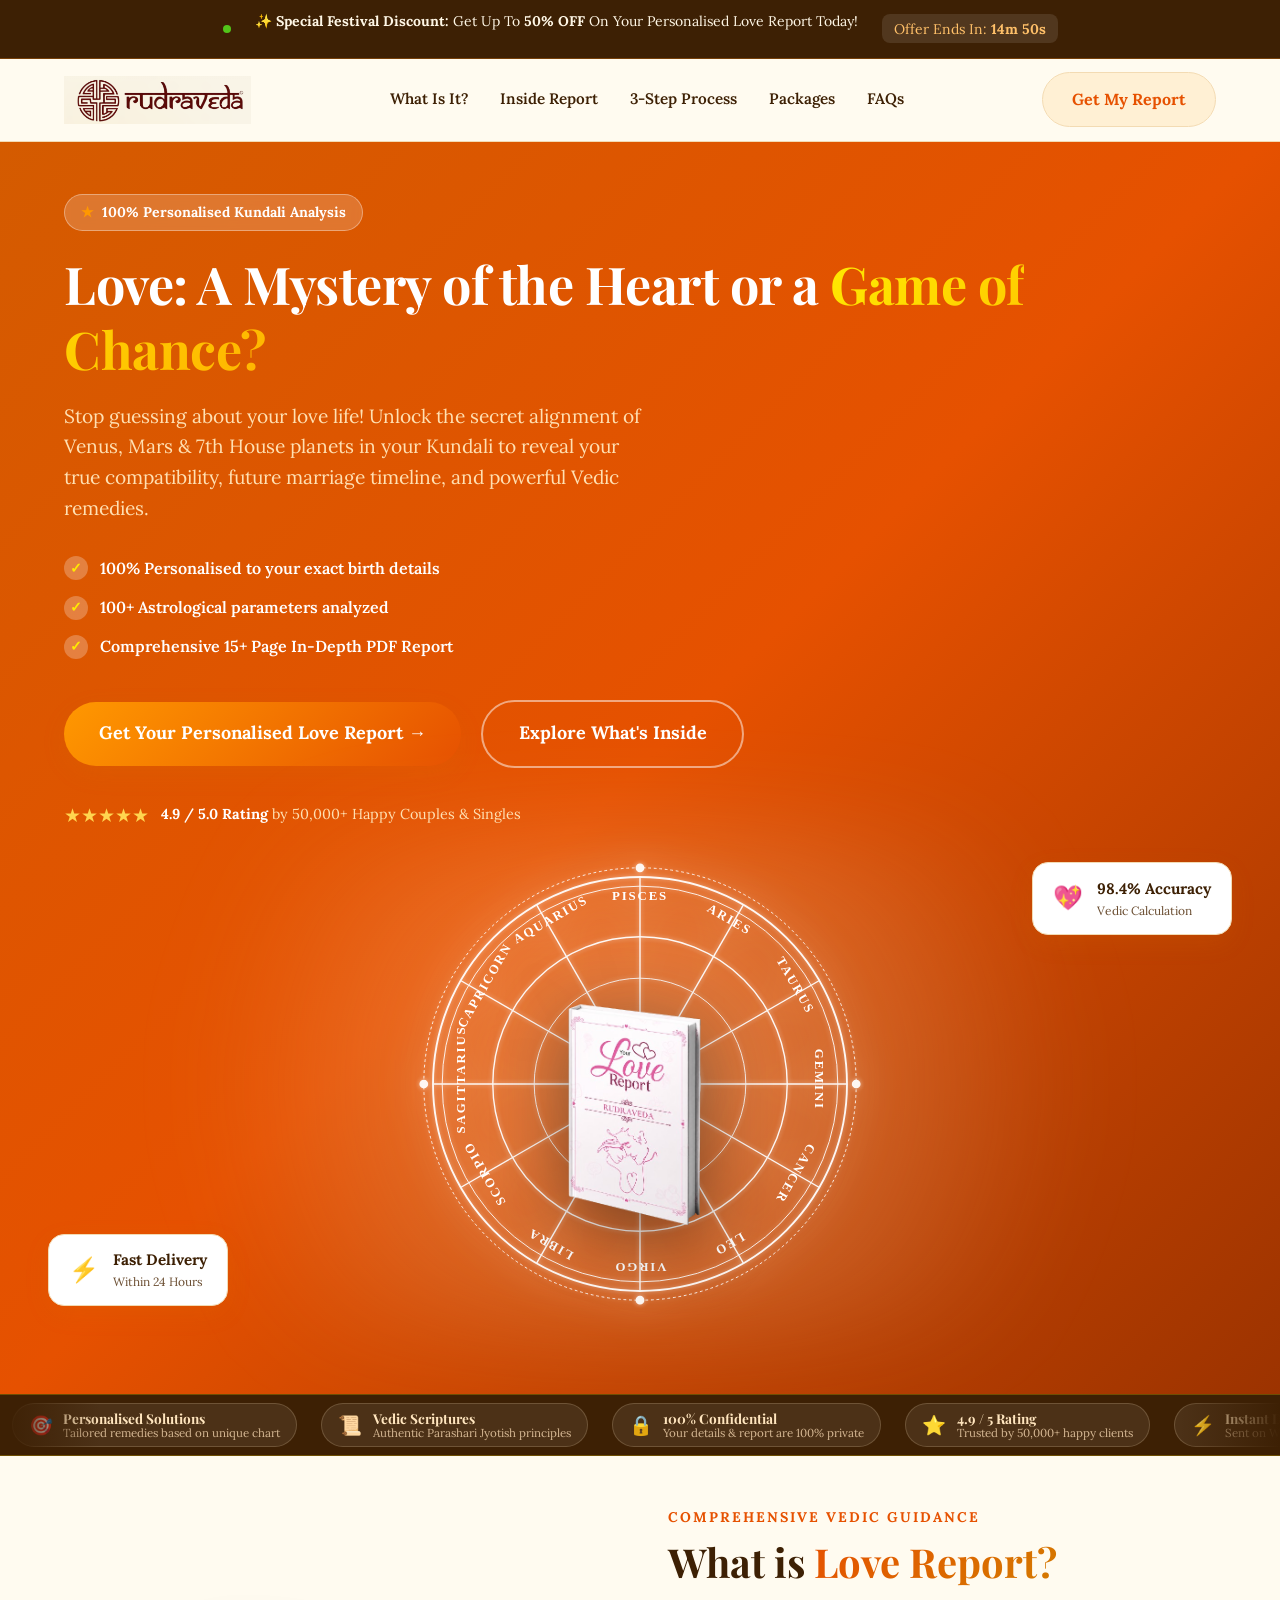
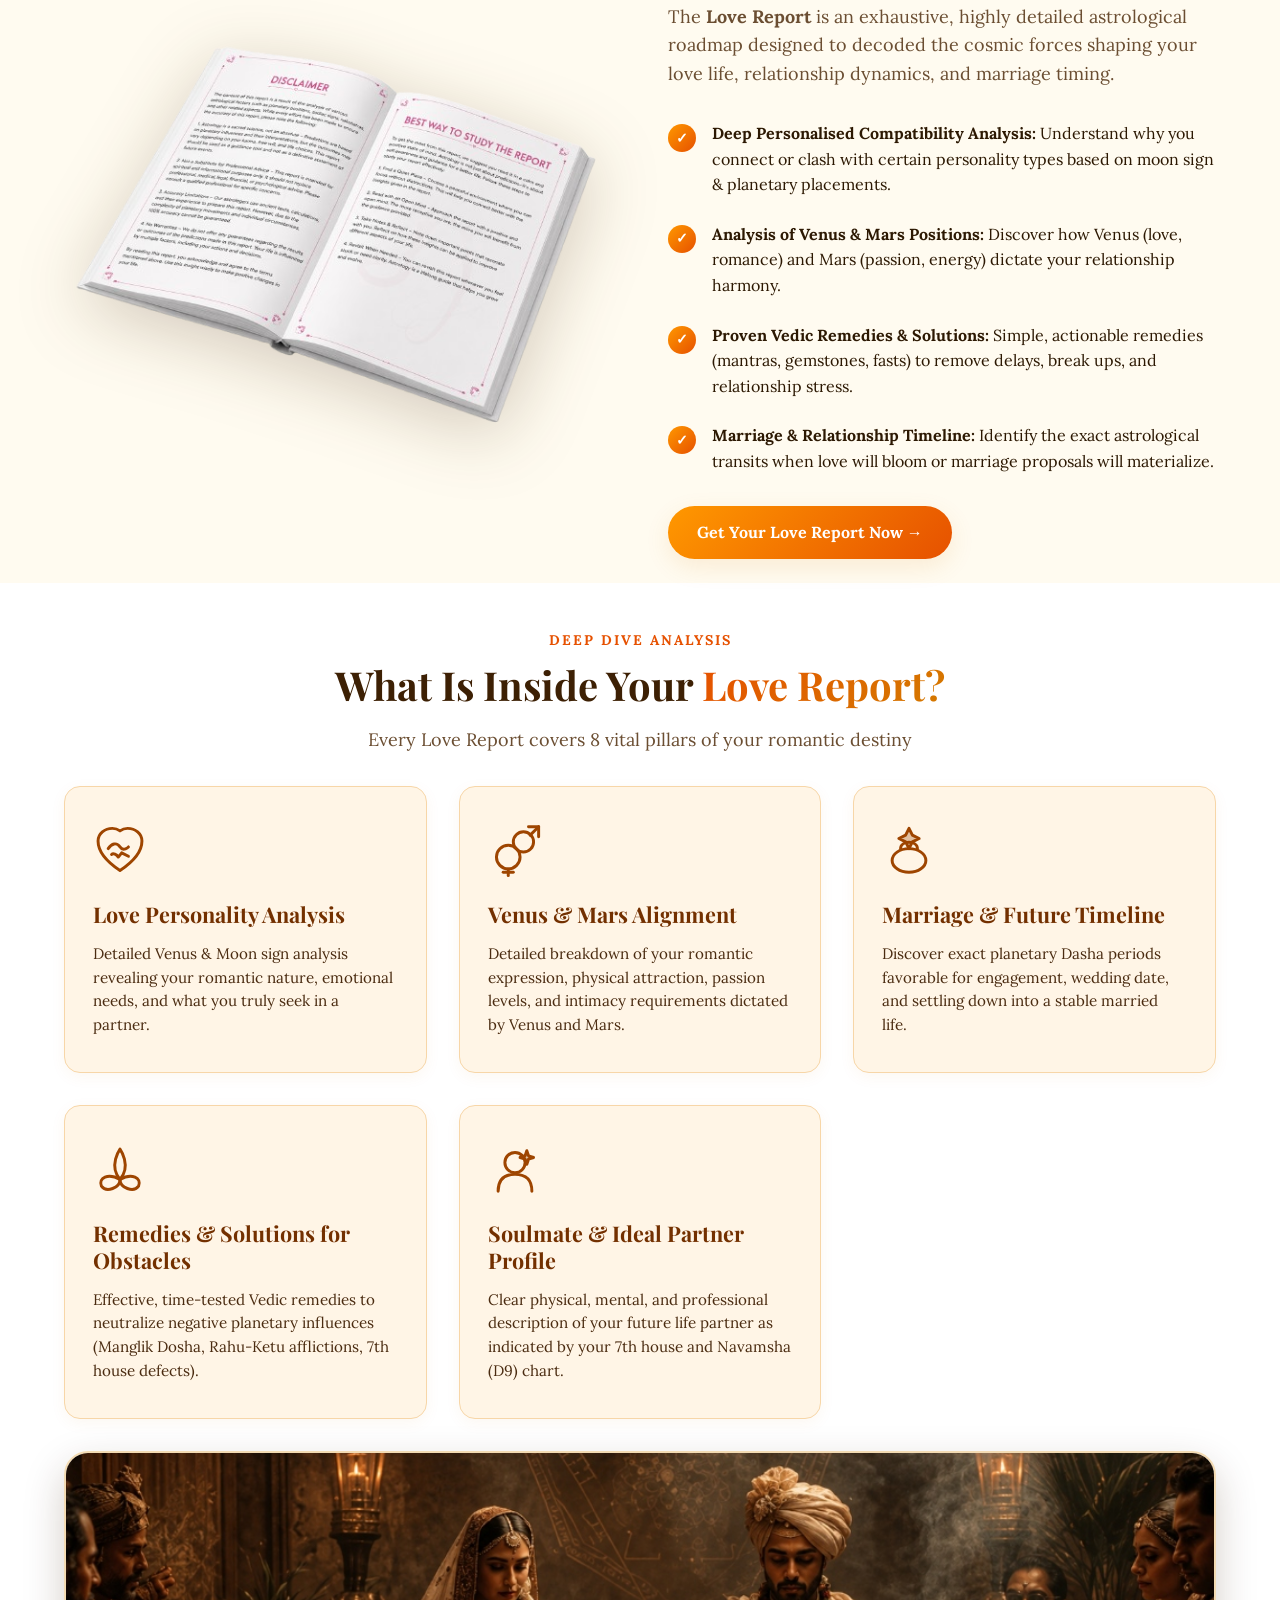
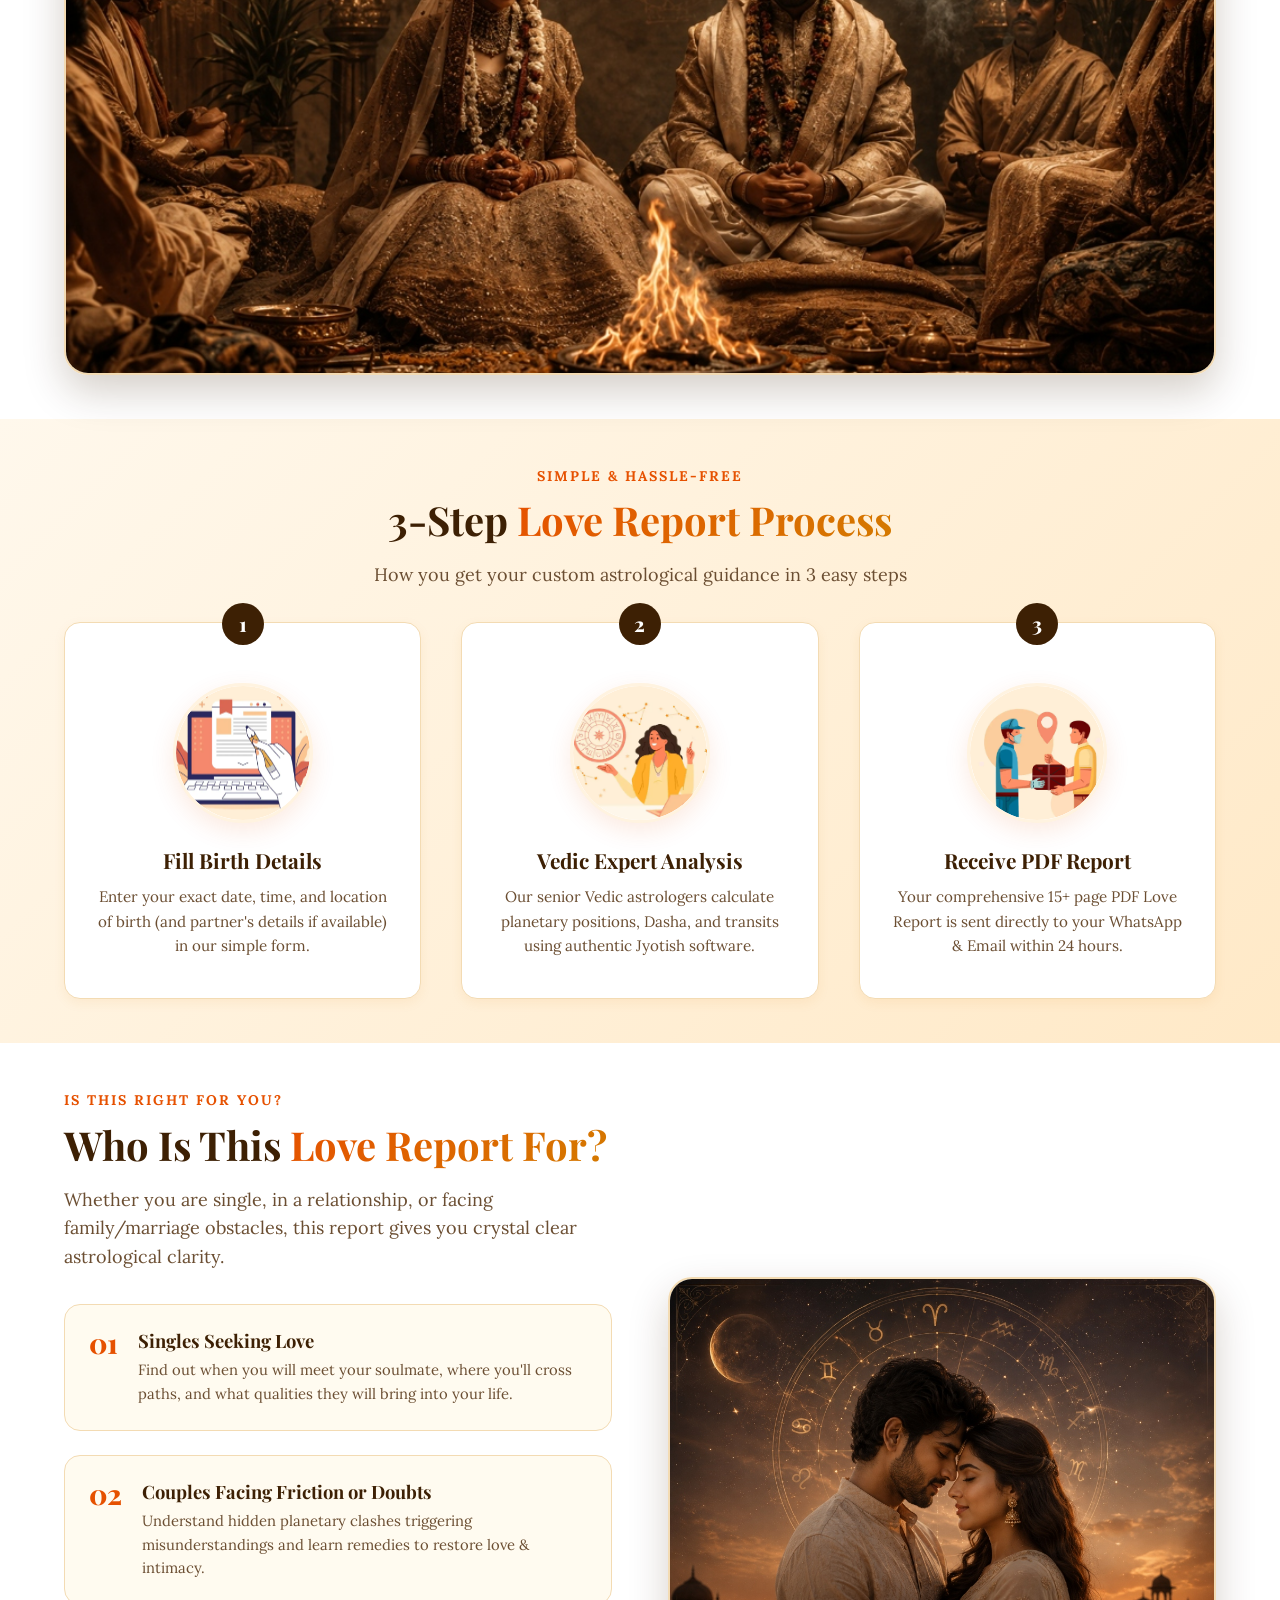
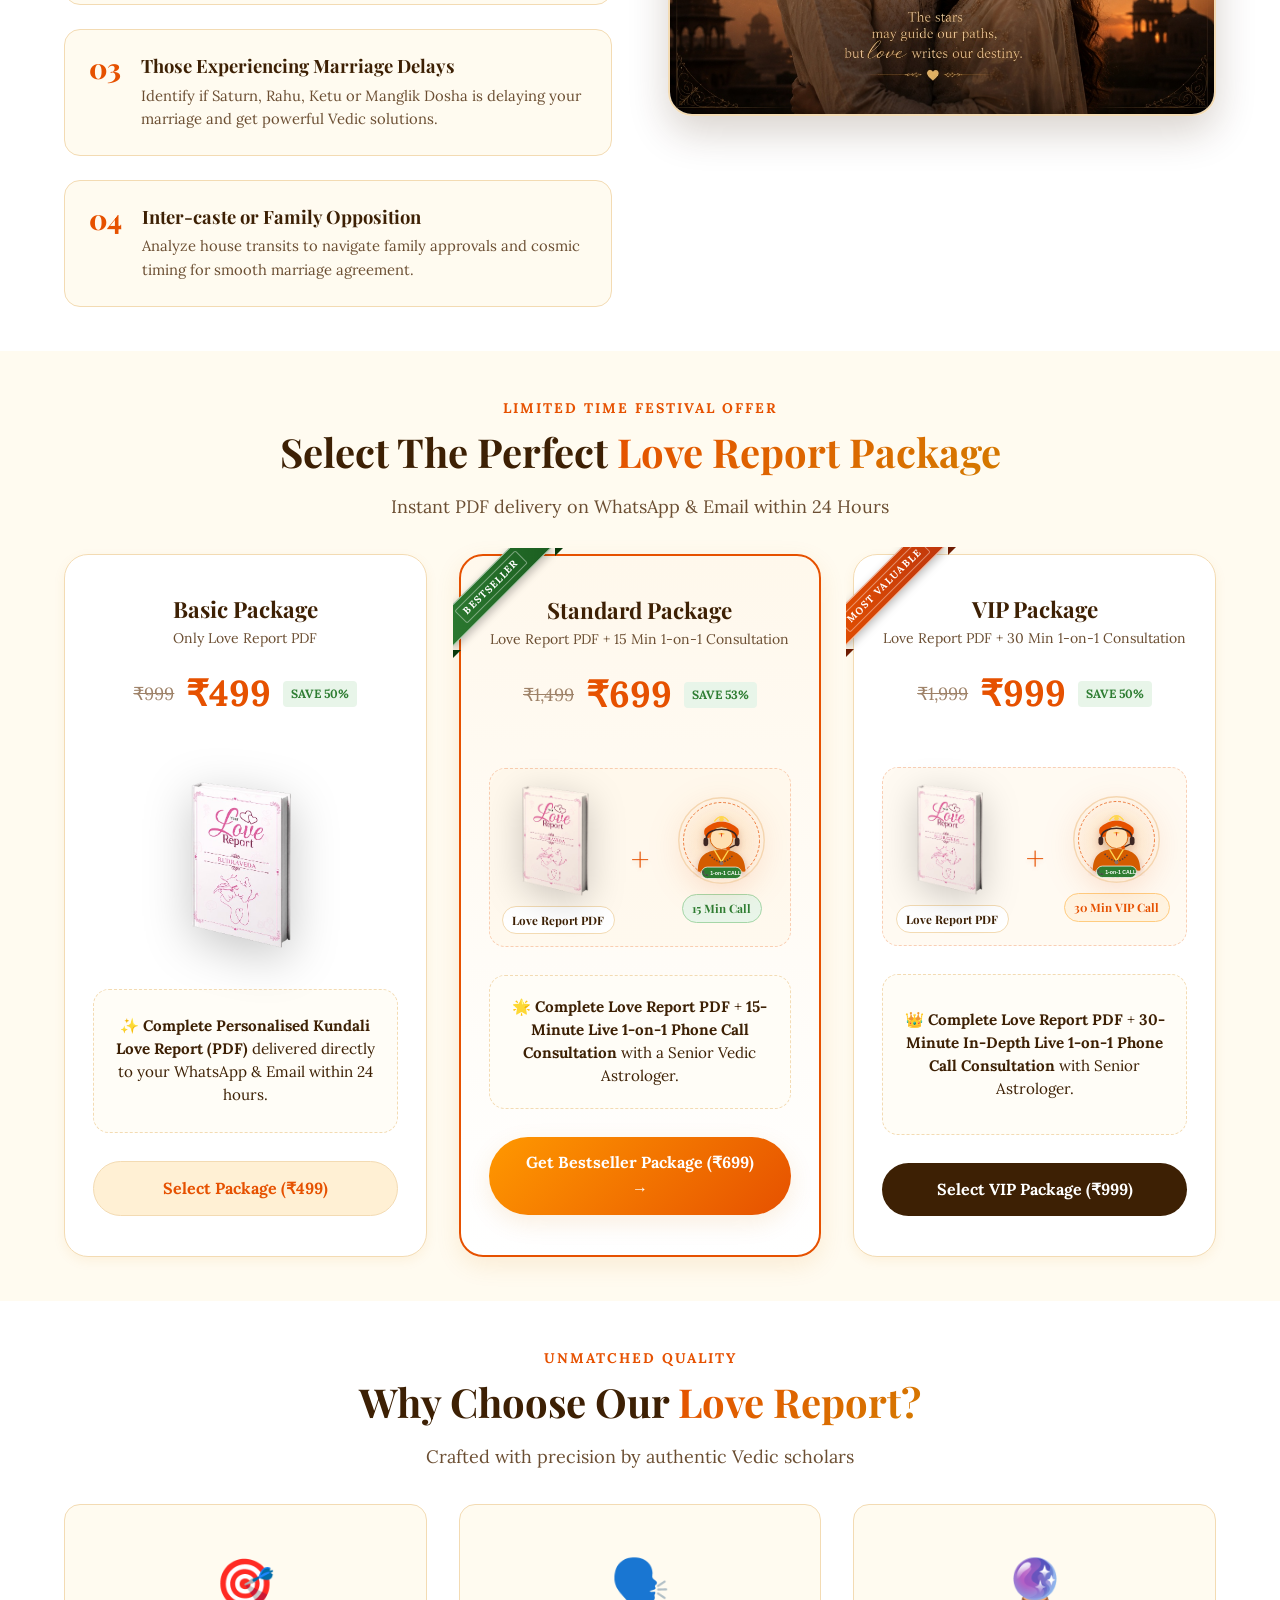
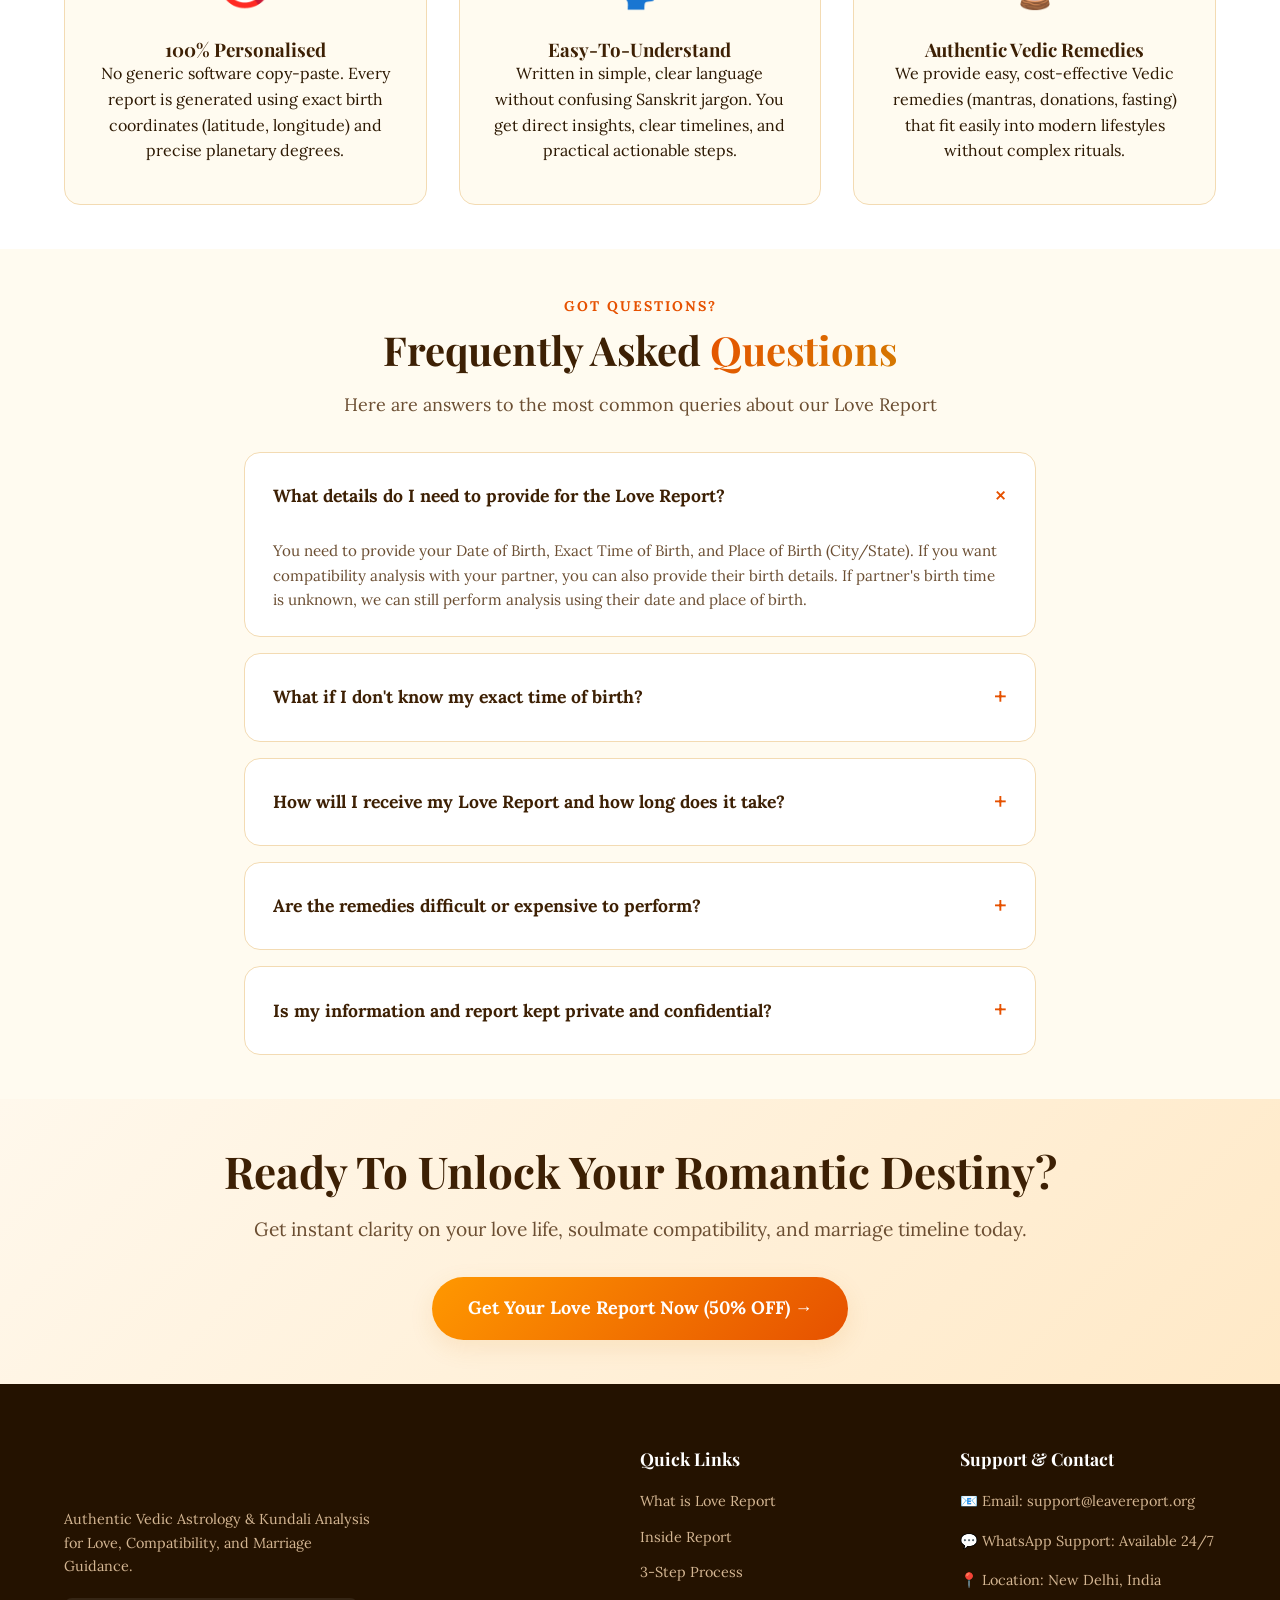
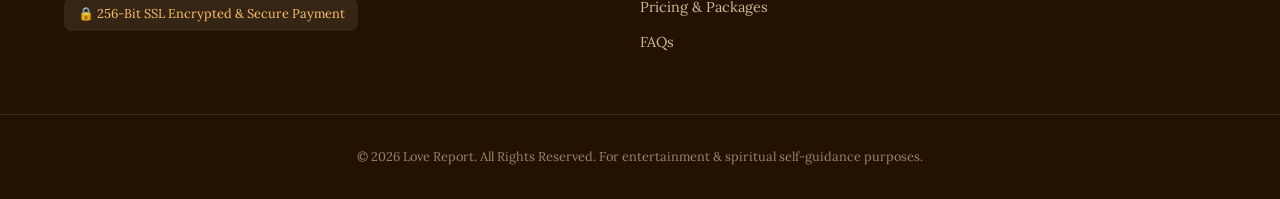
<file: index.html>
<!DOCTYPE html>
<html lang="en">
<head>
  <meta charset="UTF-8">
  <meta name="viewport" content="width=device-width, initial-scale=1.0">
  <title>Love Report - Cosmic Love & Compatibility Analysis | Vedic Astrology</title>
  <meta name="description" content="Discover your cosmic compatibility, future relationship timelines, venus-mars placement, and authentic Vedic remedies with your personalized Love Report.">
  
  <!-- Google Fonts -->
  <link rel="preconnect" href="https://fonts.googleapis.com">
  <link rel="preconnect" href="https://fonts.gstatic.com" crossorigin>
  <link href="https://fonts.googleapis.com/css2?family=Playfair+Display:ital,wght@0,500;0,600;0,700;0,800;0,900;1,400;1,600&family=Lora:ital,wght@0,400;0,500;0,600;0,700;1,400;1,600&display=swap" rel="stylesheet">
  
  <!-- Stylesheet -->
  <link rel="stylesheet" href="styles.css">
</head>
<body>

  <!-- Top Announcement Bar -->
  <div class="announcement-bar">
    <div class="container announcement-content">
      <span class="pulse-dot"></span>
      <p>✨ <strong>Special Festival Discount:</strong> Get Up To <strong>50% OFF</strong> On Your Personalised Love Report Today!</p>
      <div class="countdown-timer" id="countdown">
        <span>Offer Ends In: </span>
        <strong id="timer-display">14m 52s</strong>
      </div>
    </div>
  </div>

  <!-- Header Navigation -->
  <header class="site-header" id="header">
    <div class="container header-container">
      <a href="#" class="brand-logo">
        <img src="assets/rudraveda-logo.png" alt="RUDRAVEDA Logo" class="site-rudraveda-logo">
      </a>

      <nav class="nav-links">
        <a href="#about">What Is It?</a>
        <a href="#inside">Inside Report</a>
        <a href="#process">3-Step Process</a>
        <a href="#packages">Packages</a>
        <a href="#faqs">FAQs</a>
      </nav>

      <div class="header-actions">
        <a href="checkout.html?package=699" class="btn btn-secondary nav-btn">Get My Report</a>
      </div>
    </div>
  </header>

  <!-- Hero Section -->
  <section class="hero-section">
    <div class="hero-bg-overlay"></div>
    <div class="container hero-grid">
      <div class="hero-content animate-on-scroll fade-in-up">
        <div class="badge-pill">
          <span class="star-icon">★</span> 100% Personalised Kundali Analysis
        </div>
        
        <h1 class="hero-title">
          Love: A Mystery of the Heart or a <span class="highlight-text">Game of Chance?</span>
        </h1>
        
        <p class="hero-description">
          Stop guessing about your love life! Unlock the secret alignment of Venus, Mars & 7th House planets in your Kundali to reveal your true compatibility, future marriage timeline, and powerful Vedic remedies.
        </p>

        <!-- Key Feature Highlights -->
        <div class="hero-highlights">
          <div class="highlight-item">
            <div class="check-icon">✓</div>
            <span>100% Personalised to your exact birth details</span>
          </div>
          <div class="highlight-item">
            <div class="check-icon">✓</div>
            <span>100+ Astrological parameters analyzed</span>
          </div>
          <div class="highlight-item">
            <div class="check-icon">✓</div>
            <span>Comprehensive 15+ Page In-Depth PDF Report</span>
          </div>
        </div>

        <!-- Call to Action Buttons -->
        <div class="hero-cta-group">
          <a href="checkout.html?package=699" class="btn btn-primary btn-glow btn-lg">
            <span>Get Your Personalised Love Report →</span>
          </a>
          <a href="#inside" class="btn btn-outline btn-lg">Explore What's Inside</a>
        </div>

        <!-- Trust Ratings -->
        <div class="trust-rating">
          <div class="stars">★★★★★</div>
          <div class="trust-text">
            <strong>4.9 / 5.0 Rating</strong> by 50,000+ Happy Couples & Singles
          </div>
        </div>
      </div>

      <!-- Hero Visual / Rotating Zodiac Wheel + Stationary Book Overlay -->
      <div class="hero-visual animate-on-scroll scale-in">
        <div class="zodiac-wheel-wrapper">
          <!-- Radial Backdrop Glow -->
          <div class="glow-backdrop"></div>
          
          <!-- Layer 1: Background Rotating Zodiac Wheel -->
          <div class="wheel-image-container">
            <img src="assets/zodiac-wheel.svg" alt="Vedic Zodiac Wheel" class="rotating-zodiac-wheel" id="zodiac-wheel-img">
          </div>

          <!-- Layer 2: Foreground Stationary 3D Book Mockup (Shifted Bottom) -->
          <div class="stationary-book-overlay">
            <img src="assets/love-report-book.png" alt="Your Love Report Book" class="hero-book-img" id="hero-book-img">
          </div>

          <!-- Floating Badges -->
          <div class="floating-badge badge-top-right">
            <span class="badge-icon">💖</span>
            <div class="badge-info">
              <strong>98.4% Accuracy</strong>
              <span>Vedic Calculation</span>
            </div>
          </div>

          <div class="floating-badge badge-bottom-left">
            <span class="badge-icon">⚡</span>
            <div class="badge-info">
              <strong>Fast Delivery</strong>
              <span>Within 24 Hours</span>
            </div>
          </div>
        </div>
      </div>
    </div>
  </section>

  <!-- Feature Strip Infinite Marquee -->
  <section class="feature-strip">
    <div class="marquee-wrapper">
      <div class="marquee-track">
        <!-- Item Set 1 -->
        <div class="strip-item">
          <div class="strip-icon">🎯</div>
          <div class="strip-text">
            <h4>Personalised Solutions</h4>
            <p>Tailored remedies based on unique chart</p>
          </div>
        </div>
        <div class="strip-item">
          <div class="strip-icon">📜</div>
          <div class="strip-text">
            <h4>Vedic Scriptures</h4>
            <p>Authentic Parashari Jyotish principles</p>
          </div>
        </div>
        <div class="strip-item">
          <div class="strip-icon">🔒</div>
          <div class="strip-text">
            <h4>100% Confidential</h4>
            <p>Your details & report are 100% private</p>
          </div>
        </div>
        <div class="strip-item">
          <div class="strip-icon">⭐</div>
          <div class="strip-text">
            <h4>4.9 / 5 Rating</h4>
            <p>Trusted by 50,000+ happy clients</p>
          </div>
        </div>
        <div class="strip-item">
          <div class="strip-icon">⚡</div>
          <div class="strip-text">
            <h4>Instant Delivery</h4>
            <p>Sent on WhatsApp & Email in 24 Hours</p>
          </div>
        </div>

        <!-- Item Set 2 (Duplicate for Continuous Loop) -->
        <div class="strip-item">
          <div class="strip-icon">🎯</div>
          <div class="strip-text">
            <h4>Personalised Solutions</h4>
            <p>Tailored remedies based on unique chart</p>
          </div>
        </div>
        <div class="strip-item">
          <div class="strip-icon">📜</div>
          <div class="strip-text">
            <h4>Vedic Scriptures</h4>
            <p>Authentic Parashari Jyotish principles</p>
          </div>
        </div>
        <div class="strip-item">
          <div class="strip-icon">🔒</div>
          <div class="strip-text">
            <h4>100% Confidential</h4>
            <p>Your details & report are 100% private</p>
          </div>
        </div>
        <div class="strip-item">
          <div class="strip-icon">⭐</div>
          <div class="strip-text">
            <h4>4.9 / 5 Rating</h4>
            <p>Trusted by 50,000+ happy clients</p>
          </div>
        </div>
        <div class="strip-item">
          <div class="strip-icon">⚡</div>
          <div class="strip-text">
            <h4>Instant Delivery</h4>
            <p>Sent on WhatsApp & Email in 24 Hours</p>
          </div>
        </div>
      </div>
    </div>
  </section>

  <!-- Section 2: What is Love Report? -->
  <section class="section-padding bg-cream" id="about">
    <div class="container">
      <div class="grid-2-col align-center">
        <!-- Visual Image for Report Spread -->
        <div class="about-image-wrapper animate-on-scroll slide-in-left">
          <img src="assets/report-spread.png" alt="Love Report Open Book Sample" class="about-spread-img">
        </div>

        <!-- Content -->
        <div class="about-content animate-on-scroll fade-in-up">
          <span class="section-subtitle">Comprehensive Vedic Guidance</span>
          <h2 class="section-title">What is <span class="highlight-text">Love Report?</span></h2>
          <p class="section-desc">
            The <strong>Love Report</strong> is an exhaustive, highly detailed astrological roadmap designed to decoded the cosmic forces shaping your love life, relationship dynamics, and marriage timing.
          </p>

          <ul class="check-list">
            <li>
              <div class="check-box">✓</div>
              <div>
                <strong>Deep Personalised Compatibility Analysis:</strong> Understand why you connect or clash with certain personality types based on moon sign & planetary placements.
              </div>
            </li>
            <li>
              <div class="check-box">✓</div>
              <div>
                <strong>Analysis of Venus & Mars Positions:</strong> Discover how Venus (love, romance) and Mars (passion, energy) dictate your relationship harmony.
              </div>
            </li>
            <li>
              <div class="check-box">✓</div>
              <div>
                <strong>Proven Vedic Remedies & Solutions:</strong> Simple, actionable remedies (mantras, gemstones, fasts) to remove delays, break ups, and relationship stress.
              </div>
            </li>
            <li>
              <div class="check-box">✓</div>
              <div>
                <strong>Marriage & Relationship Timeline:</strong> Identify the exact astrological transits when love will bloom or marriage proposals will materialize.
              </div>
            </li>
          </ul>

          <div class="about-cta">
            <a href="checkout.html?package=699" class="btn btn-primary btn-glow">Get Your Love Report Now →</a>
          </div>
        </div>
      </div>
    </div>
  </section>

  <!-- Section 3: What's Inside Your Love Report? -->
  <section class="section-padding bg-white" id="inside">
    <div class="container">
      <div class="section-header text-center animate-on-scroll fade-in-up">
        <span class="section-subtitle">Deep Dive Analysis</span>
        <h2 class="section-title">What Is Inside Your <span class="highlight-text">Love Report?</span></h2>
        <p class="section-desc">Every Love Report covers 8 vital pillars of your romantic destiny</p>
      </div>

      <div class="inside-grid">
        <!-- Card 1: Love Personality Analysis -->
        <div class="feature-card animate-on-scroll fade-in-up">
          <div class="card-icon-box">
            <svg viewBox="0 0 64 64" fill="none" stroke="#9E4500" stroke-width="3.5" stroke-linecap="round" stroke-linejoin="round" class="card-svg-icon">
              <path d="M 32 54 C 14 42 6 30 6 19 C 6 10 14 4 23 4 C 28 4 32 7 32 7 C 32 7 36 4 41 4 C 50 4 58 10 58 19 C 58 30 50 42 32 54 Z"/>
              <path d="M 18 28 C 22 22 28 20 32 26 C 36 32 42 26 42 26"/>
              <path d="M 22 35 C 24 33 28 35 30 38 L 34 33 L 42 37"/>
            </svg>
          </div>
          <h3>Love Personality Analysis</h3>
          <p>Detailed Venus & Moon sign analysis revealing your romantic nature, emotional needs, and what you truly seek in a partner.</p>
        </div>

        <!-- Card 2: Venus & Mars Alignment -->
        <div class="feature-card animate-on-scroll fade-in-up">
          <div class="card-icon-box">
            <svg viewBox="0 0 64 64" fill="none" stroke="#9E4500" stroke-width="3.5" stroke-linecap="round" stroke-linejoin="round" class="card-svg-icon">
              <circle cx="24" cy="38" r="14"/>
              <line x1="24" y1="52" x2="24" y2="60"/>
              <line x1="18" y1="56" x2="30" y2="56"/>
              <circle cx="42" cy="20" r="12"/>
              <line x1="50" y1="12" x2="60" y2="2"/>
              <polyline points="48,2 60,2 60,14"/>
            </svg>
          </div>
          <h3>Venus & Mars Alignment</h3>
          <p>Detailed breakdown of your romantic expression, physical attraction, passion levels, and intimacy requirements dictated by Venus and Mars.</p>
        </div>

        <!-- Card 3: Marriage & Future Timeline -->
        <div class="feature-card animate-on-scroll fade-in-up">
          <div class="card-icon-box">
            <svg viewBox="0 0 64 64" fill="none" stroke="#9E4500" stroke-width="3.5" stroke-linecap="round" stroke-linejoin="round" class="card-svg-icon">
              <ellipse cx="32" cy="42" rx="20" ry="14"/>
              <path d="M 22 28 C 22 18 42 18 42 28"/>
              <polygon points="32,4 36,12 44,16 36,20 32,28 28,20 20,16 28,12" fill="#9E4500" fill-opacity="0.3"/>
            </svg>
          </div>
          <h3>Marriage & Future Timeline</h3>
          <p>Discover exact planetary Dasha periods favorable for engagement, wedding date, and settling down into a stable married life.</p>
        </div>

        <!-- Card 4: Remedies & Solutions for Obstacles -->
        <div class="feature-card animate-on-scroll fade-in-up">
          <div class="card-icon-box">
            <svg viewBox="0 0 64 64" fill="none" stroke="#9E4500" stroke-width="3.5" stroke-linecap="round" stroke-linejoin="round" class="card-svg-icon">
              <path d="M 32 6 C 32 6 18 26 32 42 C 46 26 32 6 32 6 Z"/>
              <path d="M 32 42 C 18 34 6 40 10 50 C 16 58 32 52 32 42 Z"/>
              <path d="M 32 42 C 46 34 58 40 54 50 C 48 58 32 52 32 42 Z"/>
            </svg>
          </div>
          <h3>Remedies & Solutions for Obstacles</h3>
          <p>Effective, time-tested Vedic remedies to neutralize negative planetary influences (Manglik Dosha, Rahu-Ketu afflictions, 7th house defects).</p>
        </div>

        <!-- Card 5: Soulmate & Ideal Partner Traits -->
        <div class="feature-card animate-on-scroll fade-in-up">
          <div class="card-icon-box">
            <svg viewBox="0 0 64 64" fill="none" stroke="#9E4500" stroke-width="3.5" stroke-linecap="round" stroke-linejoin="round" class="card-svg-icon">
              <circle cx="32" cy="22" r="12"/>
              <path d="M 12 56 C 12 42 20 36 32 36 C 44 36 52 42 52 56"/>
              <polygon points="46,8 48,14 54,16 48,18 46,24 44,18 38,16 44,14" fill="#9E4500" fill-opacity="0.3"/>
            </svg>
          </div>
          <h3>Soulmate & Ideal Partner Profile</h3>
          <p>Clear physical, mental, and professional description of your future life partner as indicated by your 7th house and Navamsha (D9) chart.</p>
        </div>
      </div>

      <!-- Feature Banner Image -->
      <div class="inside-banner-container animate-on-scroll fade-in-up">
        <img src="assets/vedic-ceremony.jpg" alt="Vedic Marriage Harmony & Yajna" class="inside-banner-img">
      </div>
    </div>
  </section>

  <!-- Section 4: 3-Step Love Report Process -->
  <section class="section-padding bg-gold-gradient" id="process">
    <div class="container">
      <div class="section-header text-center animate-on-scroll fade-in-up">
        <span class="section-subtitle">Simple & Hassle-Free</span>
        <h2 class="section-title">3-Step <span class="highlight-text">Love Report Process</span></h2>
        <p class="section-desc">How you get your custom astrological guidance in 3 easy steps</p>
      </div>

      <div class="process-steps-grid">
        <!-- Step 1 -->
        <div class="step-card animate-on-scroll fade-in-up">
          <div class="step-number">1</div>
          <div class="step-icon-wrapper">
            <img src="assets/step-1.png" alt="Step 1: Fill Birth Details" class="step-circle-img">
          </div>
          <h3>Fill Birth Details</h3>
          <p>Enter your exact date, time, and location of birth (and partner's details if available) in our simple form.</p>
        </div>

        <!-- Step 2 -->
        <div class="step-card animate-on-scroll fade-in-up">
          <div class="step-number">2</div>
          <div class="step-icon-wrapper">
            <img src="assets/step-2.png" alt="Step 2: Vedic Expert Analysis" class="step-circle-img">
          </div>
          <h3>Vedic Expert Analysis</h3>
          <p>Our senior Vedic astrologers calculate planetary positions, Dasha, and transits using authentic Jyotish software.</p>
        </div>

        <!-- Step 3 -->
        <div class="step-card animate-on-scroll fade-in-up">
          <div class="step-number">3</div>
          <div class="step-icon-wrapper">
            <img src="assets/step-3.png" alt="Step 3: Receive PDF Report" class="step-circle-img">
          </div>
          <h3>Receive PDF Report</h3>
          <p>Your comprehensive 15+ page PDF Love Report is sent directly to your WhatsApp & Email within 24 hours.</p>
        </div>
      </div>
    </div>
  </section>


  <!-- Section 6: Who Is This Love Report For? -->
  <section class="section-padding bg-white">
    <div class="container">
      <div class="grid-2-col align-center">
        <!-- Content -->
        <div class="who-content animate-on-scroll fade-in-up">
          <span class="section-subtitle">Is This Right For You?</span>
          <h2 class="section-title">Who Is This <span class="highlight-text">Love Report For?</span></h2>
          <p class="section-desc">
            Whether you are single, in a relationship, or facing family/marriage obstacles, this report gives you crystal clear astrological clarity.
          </p>

          <div class="who-list">
            <div class="who-card">
              <span class="who-num">01</span>
              <div>
                <h4>Singles Seeking Love</h4>
                <p>Find out when you will meet your soulmate, where you'll cross paths, and what qualities they will bring into your life.</p>
              </div>
            </div>

            <div class="who-card">
              <span class="who-num">02</span>
              <div>
                <h4>Couples Facing Friction or Doubts</h4>
                <p>Understand hidden planetary clashes triggering misunderstandings and learn remedies to restore love & intimacy.</p>
              </div>
            </div>

            <div class="who-card">
              <span class="who-num">03</span>
              <div>
                <h4>Those Experiencing Marriage Delays</h4>
                <p>Identify if Saturn, Rahu, Ketu or Manglik Dosha is delaying your marriage and get powerful Vedic solutions.</p>
              </div>
            </div>

            <div class="who-card">
              <span class="who-num">04</span>
              <div>
                <h4>Inter-caste or Family Opposition</h4>
                <p>Analyze house transits to navigate family approvals and cosmic timing for smooth marriage agreement.</p>
              </div>
            </div>
          </div>
        </div>

        <!-- Who Image Wrapper -->
        <div class="who-image-wrapper animate-on-scroll scale-in">
          <img src="assets/who-is-this-for.jpg" alt="Cosmic Love Couple Destiny" class="who-portrait-img">
        </div>
      </div>
    </div>
  </section>

  <!-- Section 7: Select the Perfect Love Report Package (Pricing Cards) -->
  <section class="section-padding bg-cream" id="packages">
    <div class="container">
      <div class="section-header text-center animate-on-scroll fade-in-up">
        <span class="section-subtitle">Limited Time Festival Offer</span>
        <h2 class="section-title">Select The Perfect <span class="highlight-text">Love Report Package</span></h2>
        <p class="section-desc">Instant PDF delivery on WhatsApp & Email within 24 Hours</p>
      </div>

      <div class="pricing-grid">
        <!-- Package 1: Basic PDF -->
        <div class="pricing-card animate-on-scroll fade-in-up">
          <div class="pkg-header">
            <h3>Basic Package</h3>
            <p class="pkg-sub">Only Love Report PDF</p>
            <div class="price-box">
              <span class="original-price">₹999</span>
              <span class="current-price">₹499</span>
              <span class="save-tag">SAVE 50%</span>
            </div>
          </div>

          <div class="pkg-image-box">
            <img src="assets/love-report-book.png" alt="Love Report Book Mockup" class="pkg-card-book-img">
          </div>

          <div class="pkg-summary-box">
            <p class="pkg-summary-text">
              ✨ <strong>Complete Personalised Kundali Love Report (PDF)</strong> delivered directly to your WhatsApp & Email within 24 hours.
            </p>
          </div>

          <a href="checkout.html?package=499" class="btn btn-secondary btn-block">
            Select Package (₹499)
          </a>
        </div>

        <!-- Package 2: 699 Bestseller -->
        <div class="pricing-card featured-card animate-on-scroll scale-in">
          <!-- 3D Corner Fold Ribbon -->
          <div class="ribbon-corner-box green">
            <div class="ribbon-fold-top"></div>
            <div class="ribbon-fold-left"></div>
            <div class="ribbon-text"><span>BESTSELLER</span></div>
          </div>

          <div class="pkg-header">
            <h3>Standard Package</h3>
            <p class="pkg-sub">Love Report PDF + 15 Min 1-on-1 Consultation</p>
            <div class="price-box">
              <span class="original-price">₹1,499</span>
              <span class="current-price">₹699</span>
              <span class="save-tag">SAVE 53%</span>
            </div>
          </div>

          <!-- Package 2 Bundle Graphic: Book + Plus Sign + Astrologer Call -->
          <div class="pkg-bundle-box">
            <div class="bundle-item">
              <img src="assets/love-report-book.png" alt="Love Report PDF Book" class="bundle-book-img">
              <span class="bundle-chip">Love Report PDF</span>
            </div>
            
            <div class="bundle-plus-icon">+</div>
            
            <div class="bundle-item">
              <img src="assets/astrologer-consultation.svg" alt="15 Min Astrologer Call" class="bundle-astro-img">
              <span class="bundle-chip highlight">15 Min Call</span>
            </div>
          </div>

          <div class="pkg-summary-box">
            <p class="pkg-summary-text">
              🌟 <strong>Complete Love Report PDF</strong> + <strong>15-Minute Live 1-on-1 Phone Call Consultation</strong> with a Senior Vedic Astrologer.
            </p>
          </div>

          <a href="checkout.html?package=699" class="btn btn-primary btn-glow btn-block">
            Get Bestseller Package (₹699) →
          </a>
        </div>

        <!-- Package 3: 999 Most Valuable -->
        <div class="pricing-card animate-on-scroll fade-in-up">
          <!-- 3D Corner Fold Ribbon -->
          <div class="ribbon-corner-box orange">
            <div class="ribbon-fold-top"></div>
            <div class="ribbon-fold-left"></div>
            <div class="ribbon-text"><span>MOST VALUABLE</span></div>
          </div>

          <div class="pkg-header">
            <h3>VIP Package</h3>
            <p class="pkg-sub">Love Report PDF + 30 Min 1-on-1 Consultation</p>
            <div class="price-box">
              <span class="original-price">₹1,999</span>
              <span class="current-price">₹999</span>
              <span class="save-tag">SAVE 50%</span>
            </div>
          </div>

          <!-- Package 3 Bundle Graphic: Book + Plus Sign + Astrologer Call -->
          <div class="pkg-bundle-box">
            <div class="bundle-item">
              <img src="assets/love-report-book.png" alt="Love Report PDF Book" class="bundle-book-img">
              <span class="bundle-chip">Love Report PDF</span>
            </div>
            
            <div class="bundle-plus-icon">+</div>
            
            <div class="bundle-item">
              <img src="assets/astrologer-consultation.svg" alt="30 Min VIP Astrologer Call" class="bundle-astro-img">
              <span class="bundle-chip highlight-vip">30 Min VIP Call</span>
            </div>
          </div>

          <div class="pkg-summary-box">
            <p class="pkg-summary-text">
              👑 <strong>Complete Love Report PDF</strong> + <strong>30-Minute In-Depth Live 1-on-1 Phone Call Consultation</strong> with Senior Astrologer.
            </p>
          </div>

          <a href="checkout.html?package=999" class="btn btn-dark btn-block">
            Select VIP Package (₹999)
          </a>
        </div>
      </div>
    </div>
  </section>

  <!-- Section 8: Why Choose Our Love Report? -->
  <section class="section-padding bg-white">
    <div class="container">
      <div class="section-header text-center animate-on-scroll fade-in-up">
        <span class="section-subtitle">Unmatched Quality</span>
        <h2 class="section-title">Why Choose Our <span class="highlight-text">Love Report?</span></h2>
        <p class="section-desc">Crafted with precision by authentic Vedic scholars</p>
      </div>

      <div class="why-grid">
        <div class="why-card animate-on-scroll fade-in-up">
          <div class="why-icon">🎯</div>
          <h3>100% Personalised</h3>
          <p>No generic software copy-paste. Every report is generated using exact birth coordinates (latitude, longitude) and precise planetary degrees.</p>
        </div>

        <div class="why-card animate-on-scroll fade-in-up">
          <div class="why-icon">🗣️</div>
          <h3>Easy-To-Understand</h3>
          <p>Written in simple, clear language without confusing Sanskrit jargon. You get direct insights, clear timelines, and practical actionable steps.</p>
        </div>

        <div class="why-card animate-on-scroll fade-in-up">
          <div class="why-icon">🔮</div>
          <h3>Authentic Vedic Remedies</h3>
          <p>We provide easy, cost-effective Vedic remedies (mantras, donations, fasting) that fit easily into modern lifestyles without complex rituals.</p>
        </div>
      </div>
    </div>
  </section>



  <!-- Section 10: Frequently Asked Questions (FAQ Accordion) -->
  <section class="section-padding bg-cream" id="faqs">
    <div class="container small-container">
      <div class="section-header text-center animate-on-scroll fade-in-up">
        <span class="section-subtitle">Got Questions?</span>
        <h2 class="section-title">Frequently Asked <span class="highlight-text">Questions</span></h2>
        <p class="section-desc">Here are answers to the most common queries about our Love Report</p>
      </div>

      <div class="faq-accordion animate-on-scroll fade-in-up">
        <!-- FAQ 1 -->
        <div class="faq-item active">
          <div class="faq-question">
            <h3>What details do I need to provide for the Love Report?</h3>
            <span class="faq-icon">+</span>
          </div>
          <div class="faq-answer">
            <p>You need to provide your Date of Birth, Exact Time of Birth, and Place of Birth (City/State). If you want compatibility analysis with your partner, you can also provide their birth details. If partner's birth time is unknown, we can still perform analysis using their date and place of birth.</p>
          </div>
        </div>

        <!-- FAQ 2 -->
        <div class="faq-item">
          <div class="faq-question">
            <h3>What if I don't know my exact time of birth?</h3>
            <span class="faq-icon">+</span>
          </div>
          <div class="faq-answer">
            <p>No problem! If your exact birth time is unavailable, select "Time Unknown" in the form. Our astrologers use Solar Chart (Surya Kundali) and Moon Chart (Chandra Kundali) calculations to provide accurate compatibility insights.</p>
          </div>
        </div>

        <!-- FAQ 3 -->
        <div class="faq-item">
          <div class="faq-question">
            <h3>How will I receive my Love Report and how long does it take?</h3>
            <span class="faq-icon">+</span>
          </div>
          <div class="faq-answer">
            <p>Your complete PDF report will be delivered directly to your WhatsApp number and Email ID within 24 hours of placing the order (or within 12 hours for VIP package).</p>
          </div>
        </div>

        <!-- FAQ 4 -->
        <div class="faq-item">
          <div class="faq-question">
            <h3>Are the remedies difficult or expensive to perform?</h3>
            <span class="faq-icon">+</span>
          </div>
          <div class="faq-answer">
            <p>Not at all! We strictly prescribe simple, authentic, non-commercial Vedic remedies like daily mantra chanting, specific day fasting, color therapy, and charitable donations that anyone can easily perform at home.</p>
          </div>
        </div>

        <!-- FAQ 5 -->
        <div class="faq-item">
          <div class="faq-question">
            <h3>Is my information and report kept private and confidential?</h3>
            <span class="faq-icon">+</span>
          </div>
          <div class="faq-answer">
            <p>Yes, 100%. We respect your privacy. Your personal details and astrological report are never shared with any third party.</p>
          </div>
        </div>
      </div>
    </div>
  </section>

  <!-- Final CTA Footer Banner -->
  <section class="final-cta-section text-center bg-gold-gradient">
    <div class="container">
      <h2 class="cta-title">Ready To Unlock Your Romantic Destiny?</h2>
      <p class="cta-sub">Get instant clarity on your love life, soulmate compatibility, and marriage timeline today.</p>
      <a href="checkout.html?package=699" class="btn btn-primary btn-glow btn-lg">Get Your Love Report Now (50% OFF) →</a>
    </div>
  </section>

  <!-- Site Footer -->
  <footer class="site-footer">
    <div class="container footer-grid">
      <div class="footer-col brand-col">
        <div class="brand-logo footer-logo">
          <img src="assets/rudraveda-logo.png" alt="RUDRAVEDA Logo" class="site-rudraveda-logo footer-rudraveda-logo">
        </div>
        <p class="footer-desc">Authentic Vedic Astrology & Kundali Analysis for Love, Compatibility, and Marriage Guidance.</p>
        <div class="footer-trust-badge">🔒 256-Bit SSL Encrypted & Secure Payment</div>
      </div>

      <div class="footer-col">
        <h4>Quick Links</h4>
        <ul>
          <li><a href="#about">What is Love Report</a></li>
          <li><a href="#inside">Inside Report</a></li>
          <li><a href="#process">3-Step Process</a></li>
          <li><a href="#packages">Pricing & Packages</a></li>
          <li><a href="#faqs">FAQs</a></li>
        </ul>
      </div>

      <div class="footer-col">
        <h4>Support & Contact</h4>
        <p>📧 Email: support@leavereport.org</p>
        <p>💬 WhatsApp Support: Available 24/7</p>
        <p>📍 Location: New Delhi, India</p>
      </div>
    </div>

    <div class="footer-bottom">
      <div class="container bottom-content">
        <p>© 2026 Love Report. All Rights Reserved. For entertainment & spiritual self-guidance purposes.</p>
      </div>
    </div>
  </footer>

  <!-- Floating Sticky Bar for Mobile -->
  <div class="mobile-sticky-bar" id="mobile-sticky">
    <div class="sticky-info">
      <span class="sticky-price">₹699 <del>₹1,499</del></span>
      <span class="sticky-tag">53% OFF Today</span>
    </div>
    <a href="checkout.html?package=699" class="btn btn-primary btn-sm">Get Report →</a>
  </div>

  <!-- Interactive Order / Lead Modal -->
  <div class="modal-overlay" id="order-modal">
    <div class="modal-container">
      <button class="modal-close" id="modal-close-btn">&times;</button>
      
      <div class="modal-header text-center">
        <span class="badge-pill">🔒 Secure Order Form</span>
        <h2>Get Your Personalised <span class="highlight-text">Love Report</span></h2>
        <p>Fill in your birth details below to calculate your Kundali</p>
      </div>

      <form class="order-form" id="lead-form">
        <!-- Selected Package Field -->
        <div class="form-group">
          <label for="selected-package">Selected Package</label>
          <select id="selected-package" name="package" required class="form-control">
            <option value="Standard Package - PDF + 15 Min Call (₹699)" selected>Standard Package - PDF + 15 Min Call (₹699) - BESTSELLER</option>
            <option value="Basic Package - Only PDF (₹499)">Basic Package - Only PDF (₹499)</option>
            <option value="VIP Package - PDF + 30 Min Call (₹999)">VIP Package - PDF + 30 Min Call (₹999) - MOST VALUABLE</option>
          </select>
        </div>

        <div class="form-row">
          <div class="form-group">
            <label for="full-name">Your Full Name *</label>
            <input type="text" id="full-name" name="name" required placeholder="Enter your full name" class="form-control">
          </div>
          <div class="form-group">
            <label for="gender">Gender *</label>
            <select id="gender" name="gender" required class="form-control">
              <option value="Male">Male</option>
              <option value="Female">Female</option>
              <option value="Other">Other</option>
            </select>
          </div>
        </div>

        <div class="form-row">
          <div class="form-group">
            <label for="dob">Date of Birth *</label>
            <input type="date" id="dob" name="dob" required class="form-control">
          </div>
          <div class="form-group">
            <label for="tob">Time of Birth</label>
            <input type="time" id="tob" name="tob" class="form-control">
          </div>
        </div>

        <div class="form-group">
          <label for="pob">Place of Birth (City & State) *</label>
          <input type="text" id="pob" name="pob" required placeholder="e.g. New Delhi, Delhi" class="form-control">
        </div>

        <div class="form-row">
          <div class="form-group">
            <label for="whatsapp">WhatsApp Number *</label>
            <input type="tel" id="whatsapp" name="whatsapp" required placeholder="e.g. 9876543210" class="form-control">
          </div>
          <div class="form-group">
            <label for="email">Email Address *</label>
            <input type="email" id="email" name="email" required placeholder="name@example.com" class="form-control">
          </div>
        </div>

        <div class="form-group">
          <label for="partner-details">Partner's Details (Optional)</label>
          <input type="text" id="partner-details" name="partner_details" placeholder="Partner Name & DOB if available" class="form-control">
        </div>

        <button type="submit" class="btn btn-primary btn-glow btn-block btn-lg">
          Proceed to Order Report Now →
        </button>

        <p class="form-security-note text-center">
          🔒 100% Private & Confidential. Report delivered on WhatsApp within 24 hours.
        </p>
      </form>

      <div class="order-success-message hidden" id="success-msg">
        <div class="success-icon">🎉</div>
        <h3>Order Submitted Successfully!</h3>
        <p>Thank you for submitting your birth details. Our expert Vedic astrologers are analyzing your Kundali. You will receive your PDF Love Report on WhatsApp shortly.</p>
        <button class="btn btn-secondary" id="modal-done-btn">Close</button>
      </div>
    </div>
  </div>

  <!-- JavaScript File -->
  <script src="script.js"></script>
</body>
</html>
</file>
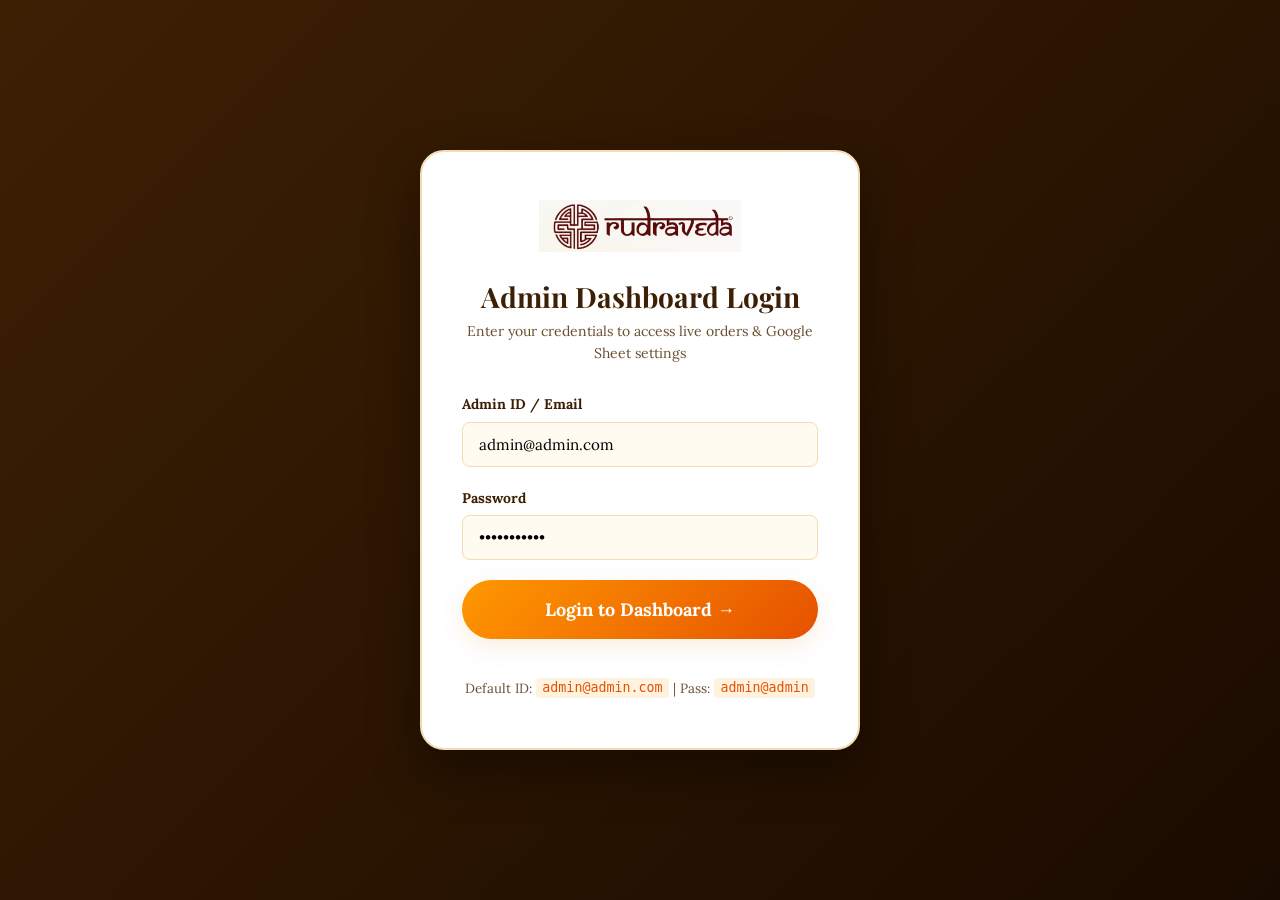
<file: admin.html>
<!DOCTYPE html>
<html lang="en">
<head>
  <meta charset="UTF-8">
  <meta name="viewport" content="width=device-width, initial-scale=1.0">
  <title>Admin Panel | Rudraveda Love Report Orders & Google Sheets Sync</title>
  <meta name="robots" content="noindex, nofollow">
  
  <!-- Google Fonts -->
  <link rel="preconnect" href="https://fonts.googleapis.com">
  <link rel="preconnect" href="https://fonts.gstatic.com" crossorigin>
  <link href="https://fonts.googleapis.com/css2?family=Lora:ital,wght@0,400..700;1,400..700&family=Playfair+Display:ital,wght@0,600..900;1,600..900&display=swap" rel="stylesheet">
  
  <!-- Stylesheets -->
  <link rel="stylesheet" href="styles.css">
  <link rel="stylesheet" href="admin.css">
</head>
<body class="admin-page-body">

  <!-- Admin Login Overlay Modal / Screen -->
  <div class="admin-login-screen" id="admin-login-screen">
    <div class="login-card">
      <div class="login-header text-center">
        <img src="assets/rudraveda-logo.png" alt="RUDRAVEDA Logo" class="login-brand-logo">
        <h2>Admin Dashboard Login</h2>
        <p>Enter your credentials to access live orders & Google Sheet settings</p>
      </div>

      <form id="admin-login-form" class="login-form">
        <div class="form-group">
          <label for="admin-email">Admin ID / Email</label>
          <input type="email" id="admin-email" required placeholder="admin@admin.com" class="form-control" value="admin@admin.com">
        </div>

        <div class="form-group">
          <label for="admin-password">Password</label>
          <input type="password" id="admin-password" required placeholder="admin@admin" class="form-control" value="admin@admin">
        </div>

        <div id="login-error-msg" class="login-error hidden">
          ⚠️ Invalid Email or Password. Please check credentials.
        </div>

        <button type="submit" class="btn btn-primary btn-block btn-lg">
          Login to Dashboard →
        </button>

        <div class="login-demo-hint text-center">
          <small>Default ID: <code>admin@admin.com</code> | Pass: <code>admin@admin</code></small>
        </div>
      </form>
    </div>
  </div>

  <!-- Main Dashboard Container (Visible after login) -->
  <div class="admin-dashboard-wrapper hidden" id="admin-dashboard-view">

    <!-- Admin Top Navbar -->
    <header class="admin-header">
      <div class="container admin-header-container">
        <div class="admin-brand">
          <img src="assets/rudraveda-logo.png" alt="RUDRAVEDA Logo" class="admin-logo-img">
          <span class="admin-badge">ADMIN CONTROL PANEL</span>
        </div>

        <div class="admin-nav-actions">
          <span class="admin-user-tag">👤 admin@admin.com</span>
          <a href="index.html" class="btn btn-secondary btn-sm" target="_blank">View Site ↗</a>
          <button class="btn btn-dark btn-sm" id="admin-logout-btn">Logout</button>
        </div>
      </div>
    </header>

    <!-- Dashboard Content Area -->
    <main class="admin-main section-padding">
      <div class="container">

        <!-- Analytics Overview Cards -->
        <div class="analytics-grid">
          <div class="metric-card">
            <div class="metric-icon">📦</div>
            <div class="metric-info">
              <span class="metric-label">Total Orders</span>
              <h3 id="stat-total-orders">0</h3>
            </div>
          </div>

          <div class="metric-card">
            <div class="metric-icon">💰</div>
            <div class="metric-info">
              <span class="metric-label">Total Value</span>
              <h3 id="stat-total-revenue">₹0</h3>
            </div>
          </div>

          <div class="metric-card">
            <div class="metric-icon">⌛</div>
            <div class="metric-info">
              <span class="metric-label">Pending Payments</span>
              <h3 id="stat-pending-orders">0</h3>
            </div>
          </div>

          <div class="metric-card">
            <div class="metric-icon">✅</div>
            <div class="metric-info">
              <span class="metric-label">Successful Payments</span>
              <h3 id="stat-completed-orders">0</h3>
            </div>
          </div>
        </div>



        <!-- Orders Table Card -->
        <div class="admin-card orders-table-card">
          <div class="table-toolbar">
            <div class="toolbar-left">
              <h3>📋 Registered Customer Orders</h3>
              <!-- Filter Tabs -->
              <div class="filter-tabs">
                <button class="filter-tab active" data-filter="all">All Orders</button>
                <button class="filter-tab" data-filter="Pending">Pending</button>
                <button class="filter-tab" data-filter="Success">Paid (Success)</button>
              </div>
            </div>

            <div class="toolbar-right">
              <input type="text" id="order-search-input" class="form-control search-control" placeholder="🔍 Search Order ID, Name, Email...">
              <button class="btn btn-secondary btn-sm" id="export-csv-btn">Export CSV 📥</button>
              <button class="btn btn-dark btn-sm" id="clear-demo-btn">Clear All</button>
            </div>
          </div>

          <!-- Orders Table Container -->
          <div class="table-responsive">
            <table class="admin-table">
              <thead>
                <tr>
                  <th>Order ID & Date</th>
                  <th>Customer Details</th>
                  <th>DOB / Gender / City</th>
                  <th>Selected Package</th>
                  <th>Price</th>
                  <th>Payment Status</th>
                  <th>Actions</th>
                </tr>
              </thead>
              <tbody id="orders-table-body">
                <!-- Populated dynamically by admin.js -->
              </tbody>
            </table>
          </div>

          <!-- Empty State View -->
          <div class="empty-orders-view hidden" id="empty-orders-msg">
            <div class="empty-icon">📂</div>
            <h4>No Orders Found</h4>
            <p>Customer submissions from the checkout page will appear here in real-time.</p>
          </div>
        </div>

      </div>
    </main>
  </div>

  <script src="admin.js"></script>
</body>
</html>
</file>
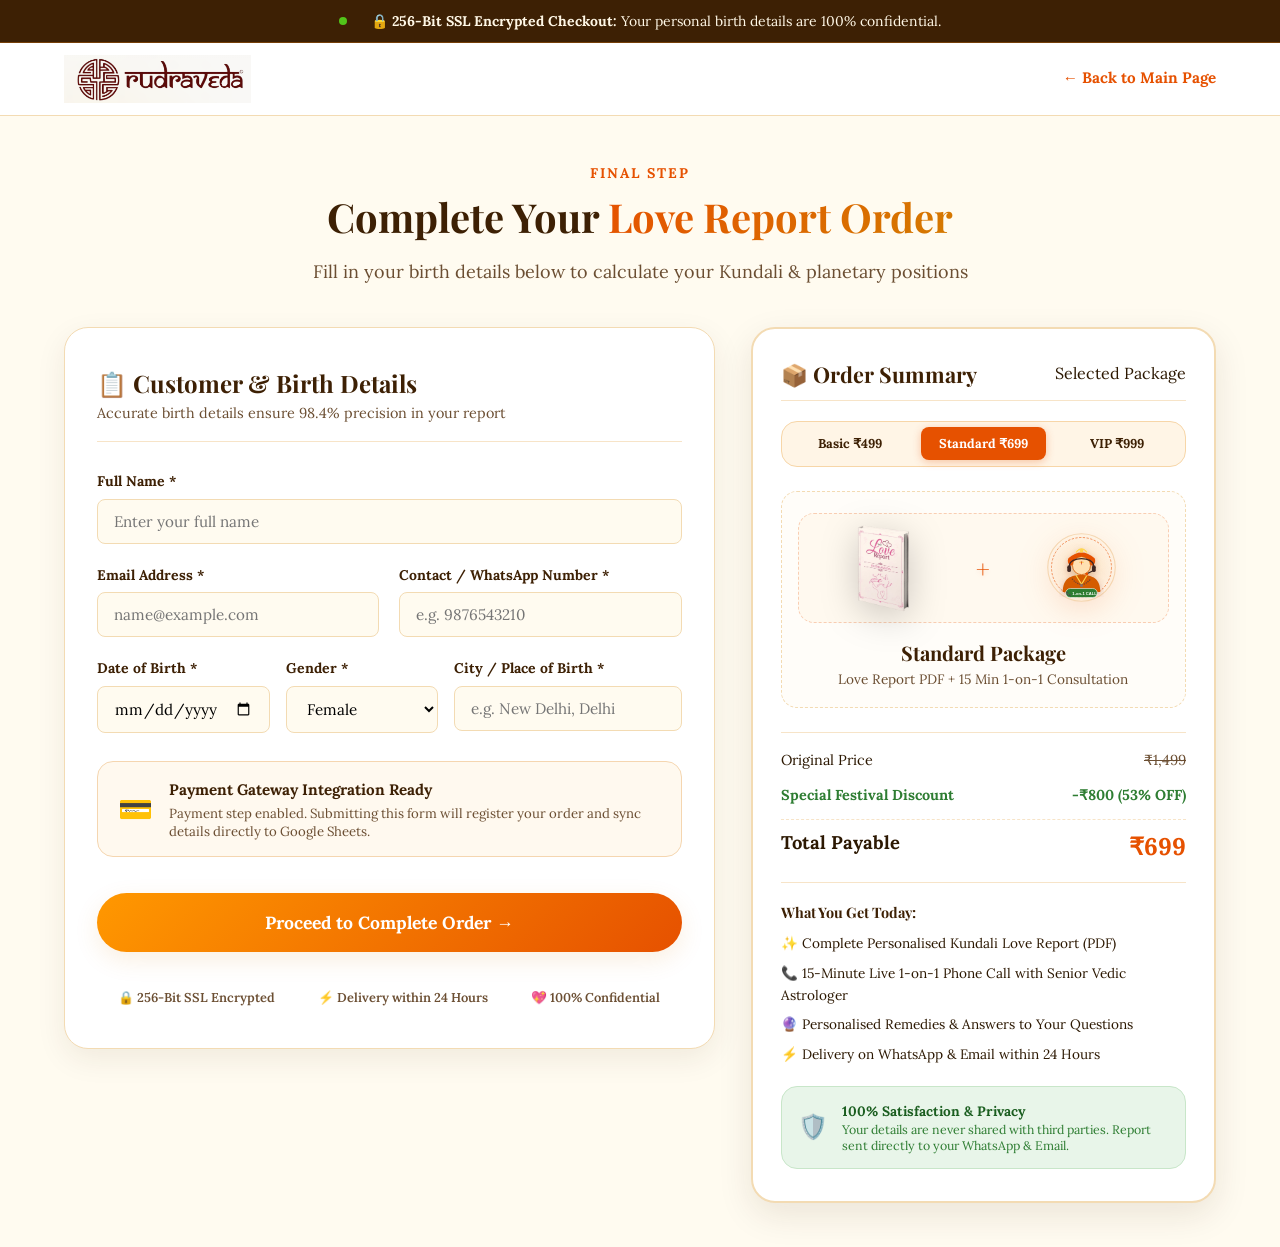
<file: checkout.html>
<!DOCTYPE html>
<html lang="en">
<head>
  <meta charset="UTF-8">
  <meta name="viewport" content="width=device-width, initial-scale=1.0">
  <title>Checkout | Your Personalised Love Report - Rudraveda</title>
  <meta name="description" content="Complete your order for Your Personalised Vedic Love Report. 100% confidential and delivered within 24 hours.">
  
  <!-- Google Fonts -->
  <link rel="preconnect" href="https://fonts.googleapis.com">
  <link rel="preconnect" href="https://fonts.gstatic.com" crossorigin>
  <link href="https://fonts.googleapis.com/css2?family=Lora:ital,wght@0,400..700;1,400..700&family=Playfair+Display:ital,wght@0,600..900;1,600..900&display=swap" rel="stylesheet">
  
  <!-- Stylesheets -->
  <link rel="stylesheet" href="styles.css">
  <link rel="stylesheet" href="checkout.css">
</head>
<body class="checkout-page-body">

  <!-- Compact Top Announcement Bar -->
  <div class="announcement-bar">
    <div class="container announcement-content">
      <span class="pulse-dot"></span>
      <p>🔒 <strong>256-Bit SSL Encrypted Checkout:</strong> Your personal birth details are 100% confidential.</p>
    </div>
  </div>

  <!-- Header Navigation -->
  <header class="site-header checkout-header">
    <div class="container header-container">
      <a href="index.html" class="brand-logo">
        <img src="assets/rudraveda-logo.png" alt="RUDRAVEDA Logo" class="site-rudraveda-logo">
      </a>
      <a href="index.html" class="back-link">← Back to Main Page</a>
    </div>
  </header>

  <!-- Main Checkout Container -->
  <main class="checkout-main section-padding">
    <div class="container">

      <div class="checkout-header-title text-center">
        <span class="section-subtitle">Final Step</span>
        <h1 class="section-title">Complete Your <span class="highlight-text">Love Report Order</span></h1>
        <p class="section-desc">Fill in your birth details below to calculate your Kundali & planetary positions</p>
      </div>

      <div class="checkout-grid">
        
        <!-- Left Column: Order Form -->
        <div class="checkout-form-card">
          <div class="form-card-header">
            <h3>📋 Customer & Birth Details</h3>
            <p>Accurate birth details ensure 98.4% precision in your report</p>
          </div>

          <form id="checkout-form" class="checkout-form">
            <!-- Full Name -->
            <div class="form-group">
              <label for="name">Full Name *</label>
              <input type="text" id="name" name="name" required placeholder="Enter your full name" class="form-control">
            </div>

            <div class="form-row-2">
              <!-- Email Address -->
              <div class="form-group">
                <label for="email">Email Address *</label>
                <input type="email" id="email" name="email" required placeholder="name@example.com" class="form-control">
              </div>

              <!-- Contact / WhatsApp Number -->
              <div class="form-group">
                <label for="contact">Contact / WhatsApp Number *</label>
                <input type="tel" id="contact" name="contact" required placeholder="e.g. 9876543210" class="form-control">
              </div>
            </div>

            <div class="form-row-3">
              <!-- Date of Birth -->
              <div class="form-group">
                <label for="dob">Date of Birth *</label>
                <input type="date" id="dob" name="dob" required class="form-control">
              </div>

              <!-- Gender -->
              <div class="form-group">
                <label for="gender">Gender *</label>
                <select id="gender" name="gender" required class="form-control">
                  <option value="Female" selected>Female</option>
                  <option value="Male">Male</option>
                  <option value="Other">Other</option>
                </select>
              </div>

              <!-- City / Place of Birth -->
              <div class="form-group">
                <label for="city">City / Place of Birth *</label>
                <input type="text" id="city" name="city" required placeholder="e.g. New Delhi, Delhi" class="form-control">
              </div>
            </div>

            <!-- Hidden Selected Package Data -->
            <input type="hidden" id="selected-pkg-id" name="package" value="699">
            <input type="hidden" id="selected-pkg-title" name="package_title" value="Standard Package - PDF + 15 Min Call (₹699)">

            <!-- Payment Gateway Notice Box -->
            <div class="payment-notice-box">
              <div class="notice-icon">💳</div>
              <div class="notice-text">
                <strong>Payment Gateway Integration Ready</strong>
                <p>Payment step enabled. Submitting this form will register your order and sync details directly to Google Sheets.</p>
              </div>
            </div>

            <button type="submit" class="btn btn-primary btn-glow btn-block btn-lg submit-order-btn" id="submit-btn">
              Proceed to Complete Order →
            </button>

            <div class="security-guarantee-strip">
              <span>🔒 256-Bit SSL Encrypted</span>
              <span>⚡ Delivery within 24 Hours</span>
              <span>💖 100% Confidential</span>
            </div>
          </form>
        </div>

        <!-- Right Column: Package Summary Card -->
        <div class="checkout-summary-card">
          <div class="summary-header">
            <h3>📦 Order Summary</h3>
            <span class="badge-tag">Selected Package</span>
          </div>

          <!-- Package Switcher Buttons -->
          <div class="pkg-switcher">
            <button type="button" class="pkg-switch-btn" data-price="499" data-name="Basic Package - Only PDF (₹499)">
              Basic ₹499
            </button>
            <button type="button" class="pkg-switch-btn active" data-price="699" data-name="Standard Package - PDF + 15 Min Call (₹699)">
              Standard ₹699
            </button>
            <button type="button" class="pkg-switch-btn" data-price="999" data-name="VIP Package - PDF + 30 Min Call (₹999)">
              VIP ₹999
            </button>
          </div>

          <!-- Selected Package Graphic & Title -->
          <div class="selected-package-display">
            <div id="pkg-graphic-container" class="pkg-graphic-view">
              <!-- Rendered dynamically by checkout.js -->
            </div>
            <h4 id="pkg-display-name">Standard Package</h4>
            <p id="pkg-display-desc">Love Report PDF + 15 Min 1-on-1 Astrologer Consultation</p>
          </div>

          <!-- Price Breakdown Table -->
          <div class="price-breakdown-list">
            <div class="price-row">
              <span>Original Price</span>
              <span id="pkg-original-price" class="strike-price">₹1,499</span>
            </div>
            <div class="price-row highlight-green">
              <span>Special Festival Discount</span>
              <span id="pkg-discount">-₹800 (53% OFF)</span>
            </div>
            <div class="price-row total-row">
              <strong>Total Payable</strong>
              <strong id="pkg-total-price" class="final-price">₹699</strong>
            </div>
          </div>

          <!-- Included Features Checklist -->
          <div class="checkout-features-box">
            <h4>What You Get Today:</h4>
            <ul id="pkg-features-list" class="check-list-sm">
              <!-- Populated by checkout.js -->
            </ul>
          </div>

          <!-- Guarantees Box -->
          <div class="trust-guarantee-card">
            <div class="guarantee-icon">🛡️</div>
            <div>
              <strong>100% Satisfaction & Privacy</strong>
              <p>Your details are never shared with third parties. Report sent directly to your WhatsApp & Email.</p>
            </div>
          </div>
        </div>

      </div>
    </div>
  </main>

  <!-- Success Confirmation Modal -->
  <div class="modal-overlay" id="checkout-success-modal">
    <div class="modal-container text-center">
      <div class="success-icon">🎉</div>
      <h2>Order Placed Successfully!</h2>
      <p class="order-id-badge">Order ID: <strong id="success-order-id">ORD-894120</strong></p>
      
      <div class="success-details-box">
        <p>Thank you <strong id="success-user-name">Client</strong>! Your birth details have been submitted and registered.</p>
        <p>Our senior Vedic astrologers are analyzing your Kundali. Your PDF Love Report will be sent on WhatsApp (<strong id="success-user-contact">--</strong>) within 24 hours.</p>
      </div>

      <div class="modal-actions">
        <a href="index.html" class="btn btn-primary btn-glow">Return to Homepage →</a>
      </div>
    </div>
  </div>

  <script src="checkout.js"></script>
</body>
</html>
</file>
<file: styles.css>
/* ==========================================================================
   LOVE REPORT LANDING PAGE - DESIGN SYSTEM & STYLESHEET
   Bright Vedic Luxury Aesthetic (Gold / Warm Amber / Cream / Orange)
   ========================================================================== */

/* 1. CSS Custom Properties / Design Tokens */
:root {
  /* Color Palette */
  --primary-orange: #E65100;
  --primary-gold: #D47A00;
  --gold-accent: #FA8C16;
  --gold-light: #FFF7E6;
  --gold-cream: #FFFBF0;
  --gold-dark: #3D2004;
  --gold-darker: #241200;
  
  --text-main: #2C1802;
  --text-muted: #6B4E32;
  --text-light: #8C6A48;

  --white: #FFFFFF;
  --border-gold: #F3DBB3;
  --border-gold-focus: #E65100;

  /* Gradients */
  --grad-primary: linear-gradient(135deg, #FF9800 0%, #E65100 100%);
  --grad-gold-soft: linear-gradient(135deg, #FFF8EC 0%, #FFE9C7 100%);
  --grad-gold-card: linear-gradient(135deg, #FFFFFF 0%, #FFF5E4 100%);
  --grad-gold-strip: linear-gradient(90deg, #3D2004 0%, #5E3206 50%, #3D2004 100%);

  /* Shadows */
  --shadow-sm: 0 4px 12px rgba(212, 122, 0, 0.08);
  --shadow-md: 0 8px 24px rgba(212, 122, 0, 0.12);
  --shadow-lg: 0 16px 40px rgba(212, 122, 0, 0.18);
  --shadow-glow: 0 10px 30px rgba(230, 81, 0, 0.35);

  /* Typography */
  --font-heading: 'Playfair Display', serif, Georgia;
  --font-body: 'Lora', Georgia, 'Times New Roman', serif;

  /* Border Radius */
  --radius-sm: 8px;
  --radius-md: 16px;
  --radius-lg: 24px;
  --radius-full: 9999px;

  /* Transitions */
  --transition-fast: 0.2s ease;
  --transition-normal: 0.3s cubic-bezier(0.25, 0.8, 0.25, 1);
  --transition-slow: 0.5s cubic-bezier(0.25, 0.8, 0.25, 1);
}

/* 2. Reset & Core Base Styles */
*, *::before, *::after {
  box-sizing: border-box;
  margin: 0;
  padding: 0;
}

html {
  scroll-behavior: smooth;
  font-size: 16px;
}

body {
  font-family: var(--font-body);
  background-color: var(--gold-cream);
  color: var(--text-main);
  line-height: 1.6;
  overflow-x: hidden;
  -webkit-font-smoothing: antialiased;
}

h1, h2, h3, h4, h5, h6 {
  font-family: var(--font-heading);
  color: var(--gold-dark);
  line-height: 1.25;
  font-weight: 700;
}

p {
  margin-bottom: 1rem;
}

p:last-child {
  margin-bottom: 0;
}

a {
  color: var(--primary-orange);
  text-decoration: none;
  transition: var(--transition-fast);
}

a:hover {
  color: var(--gold-dark);
}

ul {
  list-style: none;
}

/* 3. Utility Classes & Typography Helpers */
.container {
  width: 100%;
  max-width: 1200px;
  margin: 0 auto;
  padding: 0 1.5rem;
}

.small-container {
  max-width: 840px;
}

.section-padding {
  padding: 2.75rem 0;
}

.bg-cream {
  background-color: var(--gold-cream);
}

.bg-white {
  background-color: var(--white);
}

.bg-gold-gradient {
  background: var(--grad-gold-soft);
}

.bg-gold-dark {
  background-color: var(--gold-dark);
}

.highlight-text {
  color: var(--primary-orange);
  background: linear-gradient(135deg, #E65100 0%, #D47A00 100%);
  -webkit-background-clip: text;
  -webkit-text-fill-color: transparent;
}

.text-center {
  text-align: center;
}

.text-white {
  color: var(--white) !important;
}

.grid-2-col {
  display: grid;
  grid-template-columns: 1fr 1fr;
  gap: 3.5rem;
}

.align-center {
  align-items: center;
}

.section-header {
  margin-bottom: 2rem;
}

.section-subtitle {
  display: inline-block;
  font-size: 0.875rem;
  font-weight: 700;
  letter-spacing: 2px;
  text-transform: uppercase;
  color: var(--primary-orange);
  margin-bottom: 0.5rem;
}

.section-title {
  font-size: 2.5rem;
  margin-bottom: 1rem;
}

.section-desc {
  font-size: 1.125rem;
  color: var(--text-muted);
  max-width: 680px;
  margin: 0 auto;
}

.badge-pill {
  display: inline-flex;
  align-items: center;
  gap: 0.5rem;
  padding: 0.4rem 1rem;
  background: #FFE8CC;
  color: var(--primary-orange);
  border: 1px solid #FFC988;
  border-radius: var(--radius-full);
  font-size: 0.875rem;
  font-weight: 700;
  margin-bottom: 1.25rem;
}

.star-icon {
  color: #FF9800;
}

/* 4. Buttons & Interactive Elements */
.btn {
  display: inline-flex;
  align-items: center;
  justify-content: center;
  padding: 0.85rem 1.8rem;
  font-family: var(--font-body);
  font-size: 1rem;
  font-weight: 700;
  border-radius: var(--radius-full);
  border: none;
  cursor: pointer;
  transition: var(--transition-normal);
  text-align: center;
}

.btn-primary {
  background: var(--grad-primary);
  color: var(--white);
  box-shadow: var(--shadow-md);
}

.btn-primary:hover {
  transform: translateY(-2px);
  box-shadow: var(--shadow-glow);
  color: var(--white);
}

.btn-glow {
  animation: btnPulse 2.5s infinite;
}

@keyframes btnPulse {
  0% { box-shadow: 0 0 0 0 rgba(230, 81, 0, 0.4); }
  70% { box-shadow: 0 0 0 18px rgba(230, 81, 0, 0); }
  100% { box-shadow: 0 0 0 0 rgba(230, 81, 0, 0); }
}

.btn-secondary {
  background: #FFF0D4;
  color: var(--primary-orange);
  border: 1px solid var(--border-gold);
}

.btn-secondary:hover {
  background: var(--primary-orange);
  color: var(--white);
}

.btn-outline {
  background: transparent;
  color: var(--gold-dark);
  border: 2px solid var(--border-gold);
}

.btn-outline:hover {
  border-color: var(--primary-orange);
  color: var(--primary-orange);
  background: var(--gold-light);
}

.btn-dark {
  background: var(--gold-dark);
  color: var(--white);
}

.btn-dark:hover {
  background: var(--gold-darker);
  color: var(--white);
}

.btn-lg {
  padding: 1.1rem 2.2rem;
  font-size: 1.125rem;
}

.btn-sm {
  padding: 0.6rem 1.25rem;
  font-size: 0.875rem;
}

.btn-block {
  width: 100%;
}

/* 5. Image Placeholder Styling System */
.image-placeholder {
  position: relative;
  width: 100%;
  background: linear-gradient(135deg, #FFF3DF 0%, #FFE5BE 100%);
  border: 2px dashed #F5C782;
  border-radius: var(--radius-md);
  overflow: hidden;
  display: flex;
  align-items: center;
  justify-content: center;
  transition: var(--transition-normal);
}

.image-placeholder:hover {
  border-color: var(--primary-orange);
  box-shadow: var(--shadow-md);
}

.placeholder-overlay {
  padding: 2rem 1.5rem;
  text-align: center;
  display: flex;
  flex-direction: column;
  align-items: center;
  gap: 0.5rem;
}

.ph-icon {
  width: 48px;
  height: 48px;
  fill: none;
  stroke: var(--primary-orange);
  stroke-width: 1.5;
  margin-bottom: 0.5rem;
  font-size: 2.5rem;
}

.ph-title {
  font-weight: 700;
  color: var(--gold-dark);
  font-size: 1.1rem;
}

.ph-desc {
  font-size: 0.85rem;
  color: var(--text-muted);
}

/* Specific Placeholder Heights */
.hero-book-placeholder {
  min-height: 480px;
  background: linear-gradient(135deg, #FFEACC 0%, #FFD699 100%);
  box-shadow: var(--shadow-lg);
  border-radius: var(--radius-lg);
}

.spread-placeholder {
  min-height: 400px;
}

.inside-banner-placeholder {
  min-height: 240px;
  margin-top: 3rem;
}

.portrait-placeholder {
  min-height: 520px;
}

.bio-placeholder {
  min-height: 450px;
  border-color: rgba(255, 255, 255, 0.3);
  background: rgba(255, 255, 255, 0.08);
}

.bio-placeholder .ph-title {
  color: var(--white);
}

.bio-placeholder .ph-desc {
  color: #F5D6A3;
}

.bio-placeholder .ph-icon {
  stroke: #FFB74D;
}

.pkg-image-placeholder {
  min-height: 180px;
  margin-bottom: 1.5rem;
}

.step-icon-placeholder {
  min-height: 100px;
  border-radius: var(--radius-full);
}

/* 6. Top Announcement Bar */
.announcement-bar {
  background: var(--gold-dark);
  color: var(--gold-light);
  padding: 0.6rem 0;
  font-size: 0.875rem;
  border-bottom: 1px solid rgba(250, 140, 22, 0.3);
}

.announcement-content {
  display: flex;
  align-items: center;
  justify-content: center;
  gap: 1.5rem;
  flex-wrap: wrap;
}

.pulse-dot {
  width: 8px;
  height: 8px;
  background-color: #52C41A;
  border-radius: 50%;
  box-shadow: 0 0 0 0 rgba(82, 196, 26, 0.7);
  animation: dotPulse 2s infinite;
}

@keyframes dotPulse {
  0% { box-shadow: 0 0 0 0 rgba(82, 196, 26, 0.7); }
  70% { box-shadow: 0 0 0 10px rgba(82, 196, 26, 0); }
  100% { box-shadow: 0 0 0 0 rgba(82, 196, 26, 0); }
}

.countdown-timer {
  background: rgba(255, 255, 255, 0.1);
  padding: 0.2rem 0.75rem;
  border-radius: var(--radius-sm);
  color: #FFC069;
}

/* 7. Header Navigation */
.site-header {
  background: rgba(255, 251, 240, 0.95);
  backdrop-filter: blur(10px);
  position: sticky;
  top: 0;
  z-index: 100;
  border-bottom: 1px solid var(--border-gold);
  padding: 0.85rem 0;
  transition: var(--transition-normal);
}

.header-container {
  display: flex;
  align-items: center;
  justify-content: space-between;
}

.brand-logo {
  display: flex;
  align-items: center;
  gap: 0.75rem;
}

.site-rudraveda-logo {
  height: 48px;
  width: auto;
  object-fit: contain;
  mix-blend-mode: multiply;
  display: block;
}

.footer-rudraveda-logo {
  height: 44px;
  filter: brightness(0) invert(1);
}

.logo-icon {
  width: 42px;
  height: 42px;
  background: var(--grad-primary);
  border-radius: 12px;
  display: flex;
  align-items: center;
  justify-content: center;
  color: var(--white);
}

.logo-icon svg {
  width: 24px;
  height: 24px;
  fill: currentColor;
}

.logo-text {
  display: flex;
  flex-direction: column;
}

.logo-title {
  font-family: var(--font-heading);
  font-weight: 800;
  font-size: 1.25rem;
  color: var(--gold-dark);
  line-height: 1.1;
}

.logo-sub {
  font-size: 0.75rem;
  color: var(--text-muted);
  font-weight: 600;
}

.nav-links {
  display: flex;
  gap: 2rem;
}

.nav-links a {
  font-weight: 600;
  color: var(--gold-dark);
  font-size: 0.95rem;
}

.nav-links a:hover {
  color: var(--primary-orange);
}

/* 8. Hero Section */
.hero-section {
  position: relative;
  padding: 3.25rem 0 3.5rem;
  background: linear-gradient(135deg, #D45B00 0%, #E65100 50%, #9C3300 100%);
  color: var(--white);
}

.hero-section .badge-pill {
  background: rgba(255, 255, 255, 0.18);
  color: #FFFFFF;
  border-color: rgba(255, 255, 255, 0.35);
  backdrop-filter: blur(5px);
}

.hero-title {
  font-size: 3.25rem;
  margin-bottom: 1.25rem;
  letter-spacing: -0.5px;
  color: var(--white);
}

.hero-title .highlight-text {
  background: linear-gradient(135deg, #FFEA00 0%, #FFB300 100%);
  -webkit-background-clip: text;
  -webkit-text-fill-color: transparent;
}

.hero-description {
  font-size: 1.2rem;
  color: #FFE0B2;
  margin-bottom: 2rem;
  max-width: 580px;
}

.hero-highlights {
  display: flex;
  flex-direction: column;
  gap: 0.85rem;
  margin-bottom: 2.5rem;
}

.highlight-item {
  display: flex;
  align-items: center;
  gap: 0.75rem;
  font-weight: 600;
  color: #FFFFFF;
}

.check-icon {
  width: 24px;
  height: 24px;
  background: rgba(255, 255, 255, 0.25);
  color: #FFEA00;
  border-radius: 50%;
  display: flex;
  align-items: center;
  justify-content: center;
  font-size: 0.85rem;
  font-weight: 800;
}

.hero-cta-group {
  display: flex;
  align-items: center;
  gap: 1.25rem;
  margin-bottom: 2rem;
  flex-wrap: wrap;
}

.hero-cta-group .btn-outline {
  color: #FFFFFF;
  border-color: rgba(255, 255, 255, 0.5);
}

.hero-cta-group .btn-outline:hover {
  background: #FFFFFF;
  color: var(--primary-orange);
}

.trust-rating {
  display: flex;
  align-items: center;
  gap: 0.75rem;
}

.stars {
  color: #FFD54F;
  font-size: 1.2rem;
}

.trust-text {
  font-size: 0.9rem;
  color: #FFE0B2;
}

.trust-text strong {
  color: #FFFFFF;
}

/* Hero Visual & Rotating Zodiac Wheel */
.zodiac-wheel-wrapper {
  position: relative;
  display: flex;
  align-items: center;
  justify-content: center;
  padding: 1.5rem;
}

.glow-backdrop {
  position: absolute;
  top: 50%;
  left: 50%;
  transform: translate(-50%, -50%);
  width: 100%;
  height: 100%;
  background: radial-gradient(circle, rgba(255, 235, 204, 0.35) 0%, rgba(230, 81, 0, 0) 70%);
  filter: blur(50px);
  z-index: 0;
}

.wheel-image-container {
  position: relative;
  z-index: 2;
  width: 100%;
  max-width: 460px;
}

.rotating-zodiac-wheel {
  width: 100%;
  height: auto;
  max-width: 460px;
  aspect-ratio: 1 / 1;
  display: block;
  border-radius: 50%;
  animation: spinZodiacWheel 35s linear infinite;
  filter: drop-shadow(0 0 20px rgba(255, 235, 204, 0.6));
}

@keyframes spinZodiacWheel {
  0% {
    transform: rotate(0deg);
  }
  100% {
    transform: rotate(360deg);
  }
}

/* Layer 2: Stationary Book Overlay (Shifted Bottom, Not Rotating) */
.stationary-book-overlay {
  position: absolute;
  top: 52%;
  left: 50%;
  transform: translate(-50%, -42%);
  z-index: 5;
  pointer-events: none;
  display: flex;
  justify-content: center;
  align-items: center;
  width: 100%;
}

.hero-book-img {
  width: 100%;
  max-width: 220px;
  height: auto;
  mix-blend-mode: multiply;
  filter: drop-shadow(0 18px 36px rgba(0, 0, 0, 0.45));
  transition: transform 0.3s ease;
}

.floating-badge {
  position: absolute;
  z-index: 2;
  background: var(--white);
  padding: 0.85rem 1.25rem;
  border-radius: var(--radius-md);
  box-shadow: var(--shadow-md);
  display: flex;
  align-items: center;
  gap: 0.85rem;
  border: 1px solid var(--border-gold);
  animation: float 4s ease-in-out infinite;
}

@keyframes float {
  0%, 100% { transform: translateY(0); }
  50% { transform: translateY(-10px); }
}

.badge-top-right {
  top: 2rem;
  right: -1rem;
}

.badge-bottom-left {
  bottom: 2rem;
  left: -1rem;
  animation-delay: 2s;
}

.badge-icon {
  font-size: 1.5rem;
}

.badge-info {
  display: flex;
  flex-direction: column;
}

.badge-info strong {
  font-size: 0.95rem;
  color: var(--gold-dark);
}

.badge-info span {
  font-size: 0.75rem;
  color: var(--text-muted);
}

/* About Section Open Book Spread Image & Compact Padding */
#about {
  padding: 3rem 0 1.5rem 0;
}

.about-image-wrapper {
  position: relative;
  display: flex;
  justify-content: center;
  align-items: center;
}

.about-spread-img {
  width: 100%;
  max-width: 540px;
  height: auto;
  margin-bottom: 0;
  filter: drop-shadow(0 15px 35px rgba(61, 32, 4, 0.22));
  transition: transform 0.4s ease;
}

.about-spread-img:hover {
  transform: scale(1.02);
}

/* 9. Feature Strip Infinite Marquee (Compact Height) */
.feature-strip {
  background: var(--gold-dark);
  color: var(--white);
  padding: 0.5rem 0;
  overflow: hidden;
  position: relative;
  border-top: 1px solid rgba(255, 215, 0, 0.25);
  border-bottom: 1px solid rgba(255, 215, 0, 0.25);
}

/* Edge Fade Gradient Overlay */
.feature-strip::before,
.feature-strip::after {
  content: "";
  position: absolute;
  top: 0;
  width: 100px;
  height: 100%;
  z-index: 5;
  pointer-events: none;
}

.feature-strip::before {
  left: 0;
  background: linear-gradient(90deg, var(--gold-dark) 0%, rgba(61, 32, 4, 0) 100%);
}

.feature-strip::after {
  right: 0;
  background: linear-gradient(270deg, var(--gold-dark) 0%, rgba(61, 32, 4, 0) 100%);
}

.marquee-wrapper {
  width: 100%;
  overflow: hidden;
  display: flex;
}

.marquee-track {
  display: flex;
  align-items: center;
  gap: 1.5rem;
  width: max-content;
  animation: marqueeSlide 26s linear infinite;
  padding-left: 0.75rem;
}

.feature-strip:hover .marquee-track {
  animation-play-state: paused;
}

@keyframes marqueeSlide {
  0% {
    transform: translateX(0);
  }
  100% {
    transform: translateX(-50%);
  }
}

.strip-item {
  display: flex;
  align-items: center;
  gap: 0.65rem;
  background: rgba(255, 255, 255, 0.08);
  padding: 0.35rem 1rem;
  border-radius: var(--radius-full);
  border: 1px solid rgba(243, 219, 179, 0.2);
  white-space: nowrap;
  flex-shrink: 0;
  transition: var(--transition-fast);
}

.strip-item:hover {
  background: rgba(255, 255, 255, 0.16);
  border-color: var(--gold-accent);
}

.strip-icon {
  font-size: 1.2rem;
  flex-shrink: 0;
}

.strip-text h4 {
  color: #FFE5BE;
  font-size: 0.85rem;
  font-weight: 700;
  margin-bottom: 0.05rem;
  line-height: 1.1;
}

.strip-text p {
  color: #D4B692;
  font-size: 0.725rem;
  margin: 0;
  line-height: 1.1;
}

/* 10. What Is Love Report (Checklist Section) */
.check-list {
  display: flex;
  flex-direction: column;
  gap: 1.5rem;
  margin: 2rem 0;
}

.check-list li {
  display: flex;
  gap: 1rem;
  align-items: flex-start;
}

.check-box {
  width: 28px;
  height: 28px;
  background: var(--grad-primary);
  color: var(--white);
  border-radius: 50%;
  display: flex;
  align-items: center;
  justify-content: center;
  font-weight: 800;
  font-size: 0.9rem;
  flex-shrink: 0;
  margin-top: 0.2rem;
}

/* 11. Inside Grid (Feature Cards matching Reference Image) */
.inside-grid {
  display: grid;
  grid-template-columns: repeat(3, 1fr);
  gap: 2rem;
}

.feature-card {
  background: #FFF5E6;
  border: 1px solid #F7D6A8;
  border-radius: var(--radius-md);
  padding: 2.25rem 1.75rem;
  transition: var(--transition-normal);
  box-shadow: 0 4px 15px rgba(212, 122, 0, 0.06);
  display: flex;
  flex-direction: column;
  align-items: flex-start;
  text-align: left;
}

.feature-card:hover {
  transform: translateY(-8px);
  border-color: #E65100;
  box-shadow: 0 12px 30px rgba(230, 81, 0, 0.14);
}

.card-icon-box {
  width: 58px;
  height: 58px;
  margin-bottom: 1.25rem;
  display: flex;
  align-items: center;
  justify-content: flex-start;
}

.card-svg-icon {
  width: 54px;
  height: 54px;
  stroke: #9E4500;
  transition: var(--transition-fast);
}

.feature-card:hover .card-svg-icon {
  transform: scale(1.08);
  stroke: #E65100;
}

.feature-card h3 {
  font-family: var(--font-heading);
  font-size: 1.35rem;
  font-weight: 700;
  color: #733000;
  margin-bottom: 0.85rem;
  line-height: 1.25;
}

.feature-card p {
  font-family: var(--font-body);
  font-size: 0.95rem;
  color: #4A2B10;
  line-height: 1.55;
}

/* Inside Section Feature Banner Image */
.inside-banner-container {
  margin-top: 2rem;
  width: 100%;
  border-radius: var(--radius-lg);
  overflow: hidden;
  box-shadow: 0 16px 40px rgba(61, 32, 4, 0.22);
  border: 2px solid var(--border-gold);
}

.inside-banner-img {
  width: 100%;
  height: auto;
  max-height: 520px;
  object-fit: cover;
  display: block;
  transition: transform 0.6s ease;
}

.inside-banner-container:hover .inside-banner-img {
  transform: scale(1.02);
}

/* 12. 3-Step Process */
.process-steps-grid {
  display: grid;
  grid-template-columns: repeat(3, 1fr);
  gap: 2.5rem;
}

.step-card {
  position: relative;
  background: var(--white);
  border: 1px solid var(--border-gold);
  border-radius: var(--radius-md);
  padding: 2.5rem 1.75rem;
  text-align: center;
  box-shadow: var(--shadow-sm);
}

.step-number {
  position: absolute;
  top: -1.25rem;
  left: 50%;
  transform: translateX(-50%);
  width: 42px;
  height: 42px;
  background: var(--gold-dark);
  color: var(--white);
  border-radius: 50%;
  display: flex;
  align-items: center;
  justify-content: center;
  font-family: var(--font-heading);
  font-weight: 800;
  font-size: 1.25rem;
}

.step-icon-wrapper {
  margin: 1.25rem auto 1.5rem;
  width: 140px;
  height: 140px;
  border-radius: 50%;
  overflow: hidden;
  box-shadow: 0 8px 24px rgba(230, 81, 0, 0.12);
  border: 3px solid #FFF3E0;
  display: flex;
  align-items: center;
  justify-content: center;
  background: #FFFDF9;
  transition: transform 0.4s ease;
}

.step-card:hover .step-icon-wrapper {
  transform: scale(1.06);
  border-color: var(--primary-orange);
}

.step-circle-img {
  width: 100%;
  height: 100%;
  object-fit: cover;
  display: block;
  border-radius: 50%;
}

.step-card h3 {
  font-size: 1.3rem;
  margin-bottom: 0.75rem;
}

.step-card p {
  color: var(--text-muted);
  font-size: 0.95rem;
}

/* 13. Feature Comparison Table */
.table-responsive {
  overflow-x: auto;
}

.comparison-table {
  width: 100%;
  border-collapse: separate;
  border-spacing: 0;
  background: var(--white);
  border-radius: var(--radius-md);
  overflow: hidden;
  box-shadow: var(--shadow-md);
  border: 1px solid var(--border-gold);
}

.comparison-table th,
.comparison-table td {
  padding: 1.25rem 1.5rem;
  text-align: center;
  border-bottom: 1px solid #F7E4C8;
}

.comparison-table th {
  background: #FFF4E0;
  vertical-align: bottom;
}

.feature-head {
  text-align: left !important;
  font-family: var(--font-heading);
  font-size: 1.1rem;
  color: var(--gold-dark);
}

.package-head {
  display: flex;
  flex-direction: column;
  align-items: center;
  gap: 0.25rem;
}

.popular-head {
  background: #FFEACC !important;
  position: relative;
}

.pop-tag {
  background: var(--primary-orange);
  color: var(--white);
  font-size: 0.65rem;
  font-weight: 800;
  padding: 0.2rem 0.6rem;
  border-radius: var(--radius-full);
  margin-bottom: 0.25rem;
}

.pkg-name {
  font-family: var(--font-heading);
  font-weight: 700;
  font-size: 1.1rem;
  color: var(--gold-dark);
}

.pkg-price {
  font-size: 1.25rem;
  font-weight: 800;
  color: var(--primary-orange);
}

.feature-title {
  text-align: left !important;
  font-weight: 600;
  color: var(--gold-dark);
}

.icon-check {
  color: #52C41A;
  font-weight: 800;
  font-size: 1.2rem;
}

.icon-cross {
  color: #FF4D4F;
  font-size: 1.1rem;
}

.highlight-check {
  color: var(--primary-orange);
  font-weight: 700;
}

.action-row td {
  border-bottom: none;
  background: #FFF9EF;
}

/* 14. Who is Love Report For? */
.who-list {
  display: flex;
  flex-direction: column;
  gap: 1.5rem;
  margin-top: 2rem;
}

.who-card {
  display: flex;
  gap: 1.25rem;
  background: var(--gold-cream);
  padding: 1.5rem;
  border-radius: var(--radius-md);
  border: 1px solid var(--border-gold);
}

.who-num {
  font-family: var(--font-heading);
  font-size: 1.75rem;
  font-weight: 800;
  color: var(--primary-orange);
  line-height: 1;
}

.who-card h4 {
  font-size: 1.15rem;
  margin-bottom: 0.4rem;
}

.who-card p {
  font-size: 0.925rem;
  color: var(--text-muted);
}

.who-image-wrapper {
  position: relative;
  width: 100%;
  border-radius: var(--radius-lg);
  overflow: hidden;
  box-shadow: 0 16px 40px rgba(61, 32, 4, 0.2);
  border: 2px solid var(--border-gold);
}

.who-portrait-img {
  width: 100%;
  height: auto;
  object-fit: cover;
  display: block;
  transition: transform 0.6s ease;
}

.who-image-wrapper:hover .who-portrait-img {
  transform: scale(1.03);
}

/* 15. Pricing Cards Grid */
.pricing-grid {
  display: grid;
  grid-template-columns: repeat(3, 1fr);
  gap: 2rem;
  align-items: stretch;
}

.pricing-card {
  background: var(--white);
  border: 1px solid var(--border-gold);
  border-radius: var(--radius-lg);
  padding: 2.5rem 1.75rem;
  display: flex;
  flex-direction: column;
  position: relative;
  overflow: visible;
  box-shadow: var(--shadow-sm);
  transition: var(--transition-normal);
}

.pricing-card:hover {
  transform: translateY(-8px);
  box-shadow: var(--shadow-md);
}

.featured-card {
  border: 2px solid var(--primary-orange);
  background: linear-gradient(180deg, #FFF8EC 0%, #FFFFFF 100%);
  transform: scale(1.04);
  box-shadow: var(--shadow-md);
}

.featured-card:hover {
  transform: scale(1.04) translateY(-8px);
  box-shadow: var(--shadow-glow);
}

/* 3D Folded Corner Ribbon Box (Matches reference image) */
.ribbon-corner-box {
  position: absolute;
  top: -8px;
  left: -8px;
  width: 110px;
  height: 110px;
  overflow: hidden;
  pointer-events: none;
  z-index: 15;
}

.ribbon-corner-box .ribbon-fold-top {
  position: absolute;
  top: 0;
  right: 0;
  width: 0;
  height: 0;
  border-top: 8px solid transparent;
  border-right: 8px solid transparent;
  z-index: 1;
}

.ribbon-corner-box .ribbon-fold-left {
  position: absolute;
  bottom: 0;
  left: 0;
  width: 0;
  height: 0;
  border-bottom: 8px solid transparent;
  border-left: 8px solid transparent;
  z-index: 1;
}

.ribbon-corner-box .ribbon-text {
  position: absolute;
  top: 24px;
  left: -32px;
  width: 140px;
  transform: rotate(-45deg);
  text-align: center;
  font-size: 0.625rem;
  font-weight: 800;
  letter-spacing: 1px;
  padding: 0.3rem 0;
  color: #FFFFFF;
  text-transform: uppercase;
  box-shadow: 0 3px 8px rgba(0, 0, 0, 0.25);
  border-top: 1px solid rgba(255, 255, 255, 0.7);
  border-bottom: 1px solid rgba(255, 255, 255, 0.7);
  z-index: 2;
}

.ribbon-corner-box .ribbon-text span {
  display: inline-block;
  padding: 0 0.35rem;
  border: 1px solid rgba(255, 255, 255, 0.4);
  border-radius: 2px;
}

/* Green Colorway for Bestseller */
.ribbon-corner-box.green .ribbon-text {
  background: linear-gradient(135deg, #2E7D32 0%, #1B5E20 100%);
}
.ribbon-corner-box.green .ribbon-fold-top {
  border-top-color: #0A3B0D;
}
.ribbon-corner-box.green .ribbon-fold-left {
  border-left-color: #0A3B0D;
}

/* Orange Colorway for Most Valuable */
.ribbon-corner-box.orange .ribbon-text {
  background: linear-gradient(135deg, #E65100 0%, #BF360C 100%);
}
.ribbon-corner-box.orange .ribbon-fold-top {
  border-top-color: #701D03;
}
.ribbon-corner-box.orange .ribbon-fold-left {
  border-left-color: #701D03;
}

.pkg-image-box {
  width: 100%;
  display: flex;
  justify-content: center;
  align-items: center;
  margin: 1.25rem 0 0.5rem;
  padding: 0.5rem;
}

.pkg-card-book-img {
  max-width: 165px;
  height: auto;
  object-fit: contain;
  filter: drop-shadow(0 12px 24px rgba(0, 0, 0, 0.22));
  mix-blend-mode: multiply;
  transition: transform 0.3s ease;
}

.pricing-card:hover .pkg-card-book-img {
  transform: scale(1.06);
}

/* Package Bundle Composite Graphic (Book + Plus + Astrologer Call) */
.pkg-bundle-box {
  width: 100%;
  display: flex;
  align-items: center;
  justify-content: center;
  gap: 0.75rem;
  margin: 1.25rem 0 0.5rem;
  padding: 0.75rem 0.5rem;
  background: rgba(255, 245, 230, 0.5);
  border-radius: var(--radius-md);
  border: 1px dashed rgba(230, 81, 0, 0.25);
}

.bundle-item {
  display: flex;
  flex-direction: column;
  align-items: center;
  gap: 0.4rem;
  flex: 1;
}

.bundle-book-img {
  max-width: 110px;
  height: auto;
  object-fit: contain;
  filter: drop-shadow(0 8px 18px rgba(0, 0, 0, 0.2));
  mix-blend-mode: multiply;
  transition: transform 0.3s ease;
}

.bundle-astro-img {
  width: 95px;
  height: 95px;
  object-fit: contain;
  filter: drop-shadow(0 6px 16px rgba(230, 81, 0, 0.2));
  transition: transform 0.3s ease;
}

.pricing-card:hover .bundle-book-img,
.pricing-card:hover .bundle-astro-img {
  transform: scale(1.06);
}

.bundle-plus-icon {
  font-family: var(--font-heading);
  font-size: 2rem;
  font-weight: 800;
  color: var(--primary-orange);
  line-height: 1;
  text-shadow: 0 2px 4px rgba(230, 81, 0, 0.15);
}

.bundle-chip {
  font-family: var(--font-heading);
  font-size: 0.725rem;
  font-weight: 700;
  color: var(--gold-dark);
  background: var(--white);
  padding: 0.25rem 0.6rem;
  border-radius: var(--radius-full);
  border: 1px solid var(--border-gold);
  white-space: nowrap;
}

.bundle-chip.highlight {
  background: #E8F5E9;
  color: #2E7D32;
  border-color: #A5D6A7;
}

.bundle-chip.highlight-vip {
  background: #FFF3E0;
  color: #E65100;
  border-color: #FFCC80;
}

.pkg-summary-box {
  background: #FFFDF7;
  border: 1px dashed var(--border-gold);
  border-radius: var(--radius-md);
  padding: 1.25rem 1rem;
  margin: 1.25rem 0 1.75rem;
  text-align: center;
  flex-grow: 1;
  display: flex;
  align-items: center;
  justify-content: center;
}

.pkg-summary-text {
  font-size: 0.95rem;
  color: var(--gold-dark);
  line-height: 1.5;
}

.pkg-header {
  text-align: center;
  margin-bottom: 1.5rem;
}

.pkg-header h3 {
  font-size: 1.4rem;
  margin-bottom: 0.25rem;
}

.pkg-sub {
  font-size: 0.875rem;
  color: var(--text-muted);
  margin-bottom: 1rem;
}

.price-box {
  display: flex;
  align-items: center;
  justify-content: center;
  gap: 0.75rem;
}

.original-price {
  text-decoration: line-through;
  color: #9E8268;
  font-size: 1.1rem;
}

.current-price {
  font-size: 2.25rem;
  font-weight: 800;
  color: var(--primary-orange);
}

.save-tag {
  background: #E8F5E9;
  color: #2E7D32;
  font-size: 0.75rem;
  font-weight: 800;
  padding: 0.2rem 0.5rem;
  border-radius: 4px;
}

.pkg-features {
  margin: 1.5rem 0 2rem;
  display: flex;
  flex-direction: column;
  gap: 0.85rem;
  flex-grow: 1;
}

.pkg-features li {
  font-size: 0.925rem;
  color: var(--gold-dark);
}

/* 16. Why Choose Cards */
.why-grid {
  display: grid;
  grid-template-columns: repeat(3, 1fr);
  gap: 2rem;
}

.why-card {
  background: var(--gold-cream);
  border: 1px solid var(--border-gold);
  border-radius: var(--radius-md);
  padding: 2.5rem 2rem;
  text-align: center;
  transition: var(--transition-normal);
}

.why-card:hover {
  transform: translateY(-6px);
  box-shadow: var(--shadow-md);
}

.why-icon {
  font-size: 3rem;
  margin-bottom: 1rem;
}

/* 17. Bio & Media Section */
.bio-tag {
  display: inline-block;
  font-size: 0.8rem;
  font-weight: 800;
  letter-spacing: 2px;
  color: #FFC069;
  margin-bottom: 0.75rem;
}

.bio-title {
  color: var(--white);
  font-size: 2.5rem;
  margin-bottom: 1.25rem;
}

.bio-desc {
  font-size: 1.1rem;
  color: #F5D6A3;
  margin-bottom: 1rem;
}

.bio-subdesc {
  font-size: 0.95rem;
  color: #D4B692;
  margin-bottom: 2rem;
}

.media-label {
  font-size: 0.85rem;
  color: #C2A17B;
  display: block;
  margin-bottom: 0.75rem;

}

.media-logos {
  display: flex;
  gap: 1rem;
  flex-wrap: wrap;
}

.logo-chip {
  background: rgba(255, 255, 255, 0.12);
  padding: 0.5rem 1.25rem;
  border-radius: var(--radius-full);
  font-size: 0.875rem;
  font-weight: 700;
  color: #FFE0B2;
}

/* 18. FAQ Accordion */
.faq-accordion {
  display: flex;
  flex-direction: column;
  gap: 1rem;
}

.faq-item {
  background: var(--white);
  border: 1px solid var(--border-gold);
  border-radius: var(--radius-md);
  overflow: hidden;
  transition: var(--transition-normal);
}

.faq-question {
  padding: 1.5rem 1.75rem;
  display: flex;
  align-items: center;
  justify-content: space-between;
  cursor: pointer;
  user-select: none;
}

.faq-question h3 {
  font-size: 1.1rem;
  font-family: var(--font-body);
  font-weight: 700;
}

.faq-icon {
  font-size: 1.5rem;
  font-weight: 700;
  color: var(--primary-orange);
  transition: var(--transition-normal);
}

.faq-item.active .faq-icon {
  transform: rotate(45deg);
}

.faq-answer {
  max-height: 0;
  overflow: hidden;
  padding: 0 1.75rem;
  transition: max-height 0.35s ease, padding 0.35s ease;
}

.faq-item.active .faq-answer {
  max-height: 300px;
  padding: 0 1.75rem 1.5rem;
}

.faq-answer p {
  color: var(--text-muted);
  font-size: 0.95rem;
}

/* 19. Final CTA & Footer */
.final-cta-section {
  padding: 2.75rem 0;
}

.cta-title {
  font-size: 2.75rem;
  margin-bottom: 1rem;
}

.cta-sub {
  font-size: 1.2rem;
  color: var(--text-muted);
  margin-bottom: 2rem;
}

.site-footer {
  background: var(--gold-darker);
  color: #D4B692;
  padding: 4rem 0 2rem;
  font-size: 0.9rem;
}

.footer-grid {
  display: grid;
  grid-template-columns: 2fr 1fr 1fr;
  gap: 4rem;
  margin-bottom: 3rem;
}

.footer-logo {
  margin-bottom: 1rem;
}

.footer-desc {
  margin-bottom: 1.25rem;
  max-width: 320px;
}

.footer-trust-badge {
  display: inline-block;
  background: rgba(255, 255, 255, 0.08);
  padding: 0.4rem 0.85rem;
  border-radius: var(--radius-sm);
  font-size: 0.8rem;
  color: #FFC069;
}

.footer-col h4 {
  color: var(--white);
  font-size: 1.1rem;
  margin-bottom: 1.25rem;
}

.footer-col ul li {
  margin-bottom: 0.75rem;
}

.footer-col ul li a {
  color: #D4B692;
}

.footer-col ul li a:hover {
  color: var(--gold-accent);
}

.footer-bottom {
  border-top: 1px solid rgba(255, 255, 255, 0.1);
  padding-top: 2rem;
  text-align: center;
  font-size: 0.8rem;
  color: #9E8268;
}

/* 20. Mobile Sticky Bar */
.mobile-sticky-bar {
  position: fixed;
  bottom: 0;
  left: 0;
  right: 0;
  background: var(--white);
  border-top: 1px solid var(--border-gold);
  padding: 0.75rem 1.25rem;
  display: none;
  align-items: center;
  justify-content: space-between;
  box-shadow: 0 -4px 16px rgba(0, 0, 0, 0.1);
  z-index: 90;
}

.sticky-info {
  display: flex;
  flex-direction: column;
}

.sticky-price {
  font-weight: 800;
  font-size: 1.2rem;
  color: var(--primary-orange);
}

.sticky-price del {
  font-size: 0.85rem;
  color: #9E8268;
  font-weight: 400;
}

.sticky-tag {
  font-size: 0.7rem;
  color: #2E7D32;
  font-weight: 700;
}

/* 21. Order Modal Form */
.modal-overlay {
  position: fixed;
  top: 0;
  left: 0;
  width: 100vw;
  height: 100vh;
  background: rgba(36, 18, 0, 0.75);
  backdrop-filter: blur(5px);
  z-index: 200;
  display: flex;
  align-items: center;
  justify-content: center;
  opacity: 0;
  visibility: hidden;
  transition: var(--transition-normal);
  padding: 1.5rem;
}

.modal-overlay.active {
  opacity: 1;
  visibility: visible;
}

.modal-container {
  background: var(--white);
  border-radius: var(--radius-lg);
  width: 100%;
  max-width: 600px;
  max-height: 90vh;
  overflow-y: auto;
  padding: 2.5rem;
  position: relative;
  box-shadow: var(--shadow-lg);
  border: 1px solid var(--border-gold);
}

.modal-close {
  position: absolute;
  top: 1.25rem;
  right: 1.5rem;
  background: none;
  border: none;
  font-size: 2rem;
  color: var(--text-muted);
  cursor: pointer;
}

.modal-header {
  margin-bottom: 1.75rem;
}

.modal-header h2 {
  font-size: 1.8rem;
  margin-bottom: 0.25rem;
}

.modal-header p {
  color: var(--text-muted);
  font-size: 0.9rem;
}

.order-form {
  display: flex;
  flex-direction: column;
  gap: 1.1rem;
}

.form-row {
  display: grid;
  grid-template-columns: 1fr 1fr;
  gap: 1rem;
}

.form-group {
  display: flex;
  flex-direction: column;
  gap: 0.4rem;
}

.form-group label {
  font-size: 0.875rem;
  font-weight: 700;
  color: var(--gold-dark);
}

.form-control {
  padding: 0.75rem 1rem;
  border: 1px solid var(--border-gold);
  border-radius: var(--radius-sm);
  font-family: var(--font-body);
  font-size: 0.95rem;
  background: var(--gold-cream);
  transition: var(--transition-fast);
}

.form-control:focus {
  outline: none;
  border-color: var(--primary-orange);
  background: var(--white);
  box-shadow: 0 0 0 3px rgba(230, 81, 0, 0.15);
}

.form-security-note {
  font-size: 0.8rem;
  color: var(--text-muted);
  margin-top: 0.5rem;
}

.order-success-message {
  text-align: center;
  padding: 2rem 1rem;
}

.success-icon {
  font-size: 3.5rem;
  margin-bottom: 1rem;
}

.order-success-message h3 {
  font-size: 1.75rem;
  margin-bottom: 0.75rem;
}

.hidden {
  display: none !important;
}

/* 22. Scroll Animations */
.animate-on-scroll {
  opacity: 0;
  transition: opacity 0.8s ease, transform 0.8s ease;
}

.fade-in-up {
  transform: translateY(40px);
}

.scale-in {
  transform: scale(0.92);
}

.slide-in-left {
  transform: translateX(-40px);
}

.animate-on-scroll.is-visible {
  opacity: 1;
  transform: translateY(0) scale(1) translateX(0);
}

/* 23. Responsive Layout (Mobile & Tablet) */
@media (max-width: 992px) {
  .hero-title {
    font-size: 2.5rem;
  }

  .grid-2-col {
    grid-template-columns: 1fr;
    gap: 2.5rem;
  }

  .inside-grid {
    grid-template-columns: repeat(2, 1fr);
  }

  .process-steps-grid,
  .pricing-grid,
  .why-grid {
    grid-template-columns: 1fr;
  }

  .featured-card {
    transform: none;
  }

  .featured-card:hover {
    transform: translateY(-8px);
  }

  .nav-links {
    display: none;
  }

  .footer-grid {
    grid-template-columns: 1fr;
    gap: 2rem;
  }
}

@media (max-width: 768px) {
  .site-header {
    padding: 0.5rem 0;
  }

  .site-rudraveda-logo {
    height: 34px;
  }

  .header-actions .nav-btn {
    padding: 0.35rem 0.75rem;
    font-size: 0.75rem;
    font-weight: 700;
    border-radius: var(--radius-full);
    white-space: nowrap;
  }

  .announcement-bar {
    padding: 0.35rem 0;
    font-size: 0.75rem;
    line-height: 1.2;
  }

  .announcement-content {
    gap: 0.5rem;
    justify-content: space-between;
    align-items: center;
    flex-wrap: nowrap;
  }

  .announcement-content p {
    font-size: 0.75rem;
    white-space: nowrap;
    overflow: hidden;
    text-overflow: ellipsis;
  }

  .pulse-dot {
    display: none;
  }

  .countdown-timer {
    font-size: 0.725rem;
    padding: 0.15rem 0.45rem;
    flex-shrink: 0;
    white-space: nowrap;
  }

  .countdown-timer span {
    display: none;
  }

  .hero-title {
    font-size: 2.1rem;
  }

  .section-title {
    font-size: 2rem;
  }

  .feature-strip-grid {
    grid-template-columns: 1fr;
    gap: 1.5rem;
  }

  .inside-grid {
    grid-template-columns: 1fr;
  }

  .form-row {
    grid-template-columns: 1fr;
  }

  /* Compact & Non-overflowing Pricing Cards on Mobile */
  .pricing-grid {
    gap: 1.5rem;
    padding: 0;
  }

  .pricing-card {
    padding: 1.5rem 1.15rem;
    border-radius: var(--radius-md);
    box-sizing: border-box;
    max-width: 100%;
  }

  .pricing-card .pkg-header {
    margin-bottom: 0.35rem;
  }

  .pricing-card h3 {
    font-size: 1.35rem;
  }

  .pricing-card .pkg-sub {
    font-size: 0.85rem;
  }

  .pricing-card .price-box {
    margin: 0.35rem 0;
  }

  .pricing-card .current-price {
    font-size: 1.75rem;
  }

  .pkg-image-box {
    margin: 0.5rem 0;
    padding: 0.25rem;
  }

  .pkg-card-book-img {
    max-width: 115px;
  }

  .pkg-bundle-box {
    padding: 0.5rem 0.35rem;
    margin: 0.5rem 0 0.75rem;
    gap: 0.35rem;
  }

  .bundle-book-img {
    max-width: 70px;
  }

  .bundle-astro-img {
    width: 60px;
    height: 60px;
  }

  .bundle-plus-icon {
    font-size: 1.25rem;
  }

  .bundle-chip {
    font-size: 0.65rem;
    padding: 0.15rem 0.4rem;
  }

  .pkg-summary-box {
    padding: 0.6rem 0.75rem;
    margin-bottom: 1rem;
  }

  .pkg-summary-text {
    font-size: 0.825rem;
    line-height: 1.4;
  }

  .ribbon-corner-box {
    width: 90px;
    height: 90px;
    top: -6px;
    left: -6px;
  }

  .ribbon-corner-box .ribbon-text {
    top: 18px;
    left: -35px;
    width: 125px;
    font-size: 0.55rem;
    padding: 0.2rem 0;
  }

  .mobile-sticky-bar {
    display: flex;
  }

  .floating-badge {
    display: none;
  }

  .modal-container {
    padding: 1.75rem;
  }
}
</file>
<file: admin.css>
/* 
   Admin Dashboard Stylesheet
   Theme: Professional Dark Amber & Gold Admin Panel
*/

.admin-page-body {
  background-color: #F8F5EE;
  min-height: 100vh;
}

/* Login Overlay */
.admin-login-screen {
  position: fixed;
  top: 0;
  left: 0;
  width: 100vw;
  height: 100vh;
  background: linear-gradient(135deg, #3D2004 0%, #1A0B00 100%);
  display: flex;
  align-items: center;
  justify-content: center;
  z-index: 999;
  padding: 1.5rem;
}

.login-card {
  background: var(--white);
  border-radius: var(--radius-lg);
  padding: 3rem 2.5rem;
  max-width: 440px;
  width: 100%;
  box-shadow: 0 20px 50px rgba(0, 0, 0, 0.4);
  border: 2px solid var(--border-gold);
}

.login-brand-logo {
  height: 52px;
  width: auto;
  margin-bottom: 1.25rem;
  mix-blend-mode: multiply;
}

.login-header h2 {
  font-family: var(--font-heading);
  font-size: 1.75rem;
  color: var(--gold-dark);
  margin-bottom: 0.35rem;
}

.login-header p {
  color: var(--text-muted);
  font-size: 0.875rem;
  margin-bottom: 1.75rem;
}

.login-form {
  display: flex;
  flex-direction: column;
  gap: 1.25rem;
}

.login-error {
  background: #FFEBEE;
  color: #C62828;
  padding: 0.75rem 1rem;
  border-radius: var(--radius-sm);
  font-size: 0.85rem;
  border: 1px solid #FFCDD2;
}

.login-demo-hint {
  margin-top: 1rem;
  color: var(--text-muted);
}

.login-demo-hint code {
  background: #FFF3E0;
  color: #E65100;
  padding: 0.15rem 0.4rem;
  border-radius: 4px;
}

/* Admin Dashboard Header */
.admin-header {
  background: var(--gold-dark);
  color: var(--white);
  padding: 1rem 0;
  border-bottom: 1px solid rgba(255, 215, 0, 0.25);
  box-shadow: 0 4px 15px rgba(0, 0, 0, 0.15);
}

.admin-header-container {
  display: flex;
  justify-content: space-between;
  align-items: center;
}

.admin-brand {
  display: flex;
  align-items: center;
  gap: 1rem;
}

.admin-logo-img {
  height: 38px;
  filter: brightness(0) invert(1);
}

.admin-badge {
  background: rgba(255, 255, 255, 0.15);
  color: #FFD54F;
  font-size: 0.7rem;
  font-weight: 800;
  padding: 0.25rem 0.65rem;
  border-radius: var(--radius-full);
  letter-spacing: 1px;
}

.admin-nav-actions {
  display: flex;
  align-items: center;
  gap: 1rem;
}

.admin-user-tag {
  font-size: 0.85rem;
  color: #FFE0B2;
}

/* Dashboard Cards */
.admin-card {
  background: var(--white);
  border: 1px solid var(--border-gold);
  border-radius: var(--radius-lg);
  padding: 2rem;
  box-shadow: 0 6px 20px rgba(61, 32, 4, 0.06);
  margin-bottom: 2rem;
}

/* Analytics Metric Grid */
.analytics-grid {
  display: grid;
  grid-template-columns: repeat(4, 1fr);
  gap: 1.5rem;
  margin-bottom: 2rem;
}

.metric-card {
  background: var(--white);
  border: 1px solid var(--border-gold);
  border-radius: var(--radius-md);
  padding: 1.5rem;
  display: flex;
  align-items: center;
  gap: 1.25rem;
  box-shadow: 0 4px 12px rgba(61, 32, 4, 0.05);
}

.metric-icon {
  font-size: 2.25rem;
  width: 56px;
  height: 56px;
  background: #FFF5E6;
  border-radius: var(--radius-md);
  display: flex;
  align-items: center;
  justify-content: center;
  flex-shrink: 0;
}

.metric-label {
  font-size: 0.825rem;
  color: var(--text-muted);
  font-weight: 600;
}

.metric-info h3 {
  font-family: var(--font-heading);
  font-size: 1.6rem;
  color: var(--gold-dark);
  margin-top: 0.15rem;
}

/* Webhook Form */
.webhook-form-row {
  display: flex;
  gap: 1rem;
  align-items: flex-end;
  margin-top: 1.25rem;
}

.flex-1 {
  flex: 1;
}

.gas-instructions-box {
  background: #FFFDF7;
  border: 1px dashed var(--border-gold);
  border-radius: var(--radius-md);
  padding: 1.25rem 1.5rem;
  margin-top: 1.25rem;
  font-size: 0.9rem;
}

.gas-instructions-box ol {
  padding-left: 1.25rem;
  margin-top: 0.5rem;
}

.gas-instructions-box li {
  margin-bottom: 0.35rem;
  color: var(--text-dark);
}

/* Table Toolbar */
.table-toolbar {
  display: flex;
  justify-content: space-between;
  align-items: center;
  margin-bottom: 1.5rem;
  flex-wrap: wrap;
  gap: 1rem;
}

.filter-tabs {
  display: inline-flex;
  background: #FFF5E6;
  padding: 0.25rem;
  border-radius: var(--radius-full);
  border: 1px solid #F7D6A8;
  margin-top: 0.5rem;
}

.filter-tab {
  background: transparent;
  border: none;
  padding: 0.35rem 1rem;
  font-size: 0.8rem;
  font-weight: 700;
  color: var(--gold-dark);
  border-radius: var(--radius-full);
  cursor: pointer;
  transition: var(--transition-fast);
}

.filter-tab.active {
  background: var(--primary-orange);
  color: var(--white);
}

.toolbar-right {
  display: flex;
  gap: 0.75rem;
  align-items: center;
}

.search-control {
  max-width: 250px;
}

/* Table Styling */
.admin-table {
  width: 100%;
  border-collapse: collapse;
  text-align: left;
  font-size: 0.9rem;
}

.admin-table th {
  background: #FFF4E0;
  color: var(--gold-dark);
  font-family: var(--font-heading);
  font-weight: 700;
  padding: 1rem 1.25rem;
  border-bottom: 2px solid var(--border-gold);
}

.admin-table td {
  padding: 1rem 1.25rem;
  border-bottom: 1px solid #F7E4C8;
  vertical-align: middle;
}

.user-name-title {
  font-weight: 700;
  color: var(--gold-dark);
  display: block;
}

.user-contact-sub {
  font-size: 0.8rem;
  color: var(--text-muted);
}

/* Payment Status Badges */
.status-badge {
  display: inline-flex;
  align-items: center;
  gap: 0.35rem;
  padding: 0.3rem 0.75rem;
  border-radius: var(--radius-full);
  font-size: 0.775rem;
  font-weight: 800;
  cursor: pointer;
  transition: var(--transition-fast);
  border: none;
}

.status-badge.pending {
  background: #FFF3E0;
  color: #E65100;
  border: 1px solid #FFE0B2;
}

.status-badge.success {
  background: #E8F5E9;
  color: #2E7D32;
  border: 1px solid #A5D6A7;
}

.action-btn-danger {
  background: #FFEBEE;
  color: #C62828;
  border: 1px solid #FFCDD2;
  padding: 0.3rem 0.6rem;
  border-radius: var(--radius-sm);
  font-size: 0.775rem;
  cursor: pointer;
}

.action-btn-danger:hover {
  background: #D32F2F;
  color: var(--white);
}

.empty-orders-view {
  text-align: center;
  padding: 3rem 1rem;
}

.empty-icon {
  font-size: 3rem;
  margin-bottom: 0.75rem;
}

/* Responsive Layout Adjustments */
.table-responsive {
  width: 100%;
  overflow-x: auto;
  -webkit-overflow-scrolling: touch;
  margin-top: 0.5rem;
}

@media (max-width: 992px) {
  .analytics-grid {
    grid-template-columns: repeat(2, 1fr);
    gap: 1rem;
  }

  .admin-header-container {
    flex-direction: column;
    gap: 0.75rem;
    align-items: flex-start;
  }

  .admin-nav-actions {
    width: 100%;
    justify-content: space-between;
  }
}

@media (max-width: 768px) {
  .admin-main {
    padding: 1.5rem 0;
  }

  .admin-card {
    padding: 1.25rem 1rem;
    border-radius: var(--radius-md);
  }

  .analytics-grid {
    grid-template-columns: repeat(2, 1fr);
    gap: 0.75rem;
  }

  .metric-card {
    padding: 1rem 0.75rem;
    gap: 0.75rem;
  }

  .metric-icon {
    width: 44px;
    height: 44px;
    font-size: 1.5rem;
  }

  .metric-info h3 {
    font-size: 1.25rem;
  }

  .metric-label {
    font-size: 0.75rem;
  }

  .table-toolbar {
    flex-direction: column;
    align-items: stretch;
    gap: 0.85rem;
  }

  .toolbar-left,
  .toolbar-right {
    width: 100%;
    flex-direction: column;
    align-items: stretch;
  }

  .filter-tabs {
    display: flex;
    overflow-x: auto;
    white-space: nowrap;
    width: 100%;
    -webkit-overflow-scrolling: touch;
  }

  .filter-tab {
    flex: 1;
    text-align: center;
    padding: 0.35rem 0.5rem;
    font-size: 0.75rem;
  }

  .toolbar-right {
    flex-direction: row;
    flex-wrap: wrap;
  }

  .search-control {
    max-width: 100%;
    width: 100%;
  }

  .admin-table {
    min-width: 680px;
  }

  .login-card {
    padding: 2rem 1.5rem;
    max-width: 100%;
  }
}

@media (max-width: 480px) {
  .analytics-grid {
    grid-template-columns: 1fr;
  }
}
</file>
<file: checkout.css>
/* 
   Checkout Page Stylesheet 
   Design System: Luxury Amber & Gold Vedic Aesthetics
*/

.checkout-page-body {
  background-color: var(--gold-cream);
  min-height: 100vh;
}

.checkout-header {
  border-bottom: 1px solid var(--border-gold);
  background: var(--white);
  padding: 0.75rem 0;
}

.back-link {
  font-family: var(--font-body);
  font-weight: 700;
  color: var(--primary-orange);
  font-size: 0.95rem;
  transition: var(--transition-fast);
}

.back-link:hover {
  color: var(--gold-dark);
}

.checkout-header-title {
  margin-bottom: 2.5rem;
}

/* 2 Column Layout */
.checkout-grid {
  display: grid;
  grid-template-columns: 1.4fr 1fr;
  gap: 2.25rem;
  align-items: start;
}

/* Left Form Card */
.checkout-form-card {
  background: var(--white);
  border: 1px solid var(--border-gold);
  border-radius: var(--radius-lg);
  padding: 2.5rem 2rem;
  box-shadow: 0 10px 30px rgba(61, 32, 4, 0.08);
}

.form-card-header {
  margin-bottom: 1.75rem;
  padding-bottom: 1rem;
  border-bottom: 1px solid #F7E4C8;
}

.form-card-header h3 {
  font-family: var(--font-heading);
  font-size: 1.5rem;
  color: var(--gold-dark);
  margin-bottom: 0.25rem;
}

.form-card-header p {
  color: var(--text-muted);
  font-size: 0.9rem;
}

.checkout-form {
  display: flex;
  flex-direction: column;
  gap: 1.25rem;
}

.form-row-2 {
  display: grid;
  grid-template-columns: 1fr 1fr;
  gap: 1.25rem;
}

.form-row-3 {
  display: grid;
  grid-template-columns: 1fr 1fr 1fr;
  gap: 1rem;
}

.payment-notice-box {
  display: flex;
  gap: 1rem;
  align-items: center;
  background: #FFF9EF;
  border: 1px solid #F5D6B0;
  border-radius: var(--radius-md);
  padding: 1rem 1.25rem;
  margin: 0.5rem 0 1rem;
}

.notice-icon {
  font-size: 1.75rem;
  flex-shrink: 0;
}

.notice-text strong {
  color: var(--gold-dark);
  font-size: 0.95rem;
  display: block;
  margin-bottom: 0.15rem;
}

.notice-text p {
  color: var(--text-muted);
  font-size: 0.825rem;
  margin: 0;
  line-height: 1.35;
}

.submit-order-btn {
  font-size: 1.1rem;
  padding: 1.1rem;
}

.security-guarantee-strip {
  display: flex;
  justify-content: space-around;
  margin-top: 1rem;
  font-size: 0.8rem;
  color: var(--text-muted);
  font-weight: 600;
}

/* Right Summary Card */
.checkout-summary-card {
  background: var(--white);
  border: 2px solid var(--border-gold);
  border-radius: var(--radius-lg);
  padding: 2rem 1.75rem;
  box-shadow: 0 12px 35px rgba(61, 32, 4, 0.1);
  position: sticky;
  top: 90px;
}

.summary-header {
  display: flex;
  justify-content: space-between;
  align-items: center;
  margin-bottom: 1.25rem;
  padding-bottom: 0.75rem;
  border-bottom: 1px solid #F7E4C8;
}

.summary-header h3 {
  font-family: var(--font-heading);
  font-size: 1.35rem;
  color: var(--gold-dark);
}

/* Package Switcher */
.pkg-switcher {
  display: grid;
  grid-template-columns: repeat(3, 1fr);
  gap: 0.5rem;
  background: #FFF5E6;
  padding: 0.35rem;
  border-radius: var(--radius-md);
  margin-bottom: 1.5rem;
  border: 1px solid #F7D6A8;
}

.pkg-switch-btn {
  background: transparent;
  border: none;
  padding: 0.5rem 0.25rem;
  font-family: var(--font-body);
  font-size: 0.8rem;
  font-weight: 700;
  color: var(--gold-dark);
  border-radius: var(--radius-sm);
  cursor: pointer;
  transition: var(--transition-fast);
  text-align: center;
}

.pkg-switch-btn.active {
  background: var(--primary-orange);
  color: var(--white);
  box-shadow: 0 2px 8px rgba(230, 81, 0, 0.3);
}

.selected-package-display {
  text-align: center;
  padding: 1rem;
  background: #FFFDF9;
  border-radius: var(--radius-md);
  border: 1px dashed var(--border-gold);
  margin-bottom: 1.5rem;
}

.pkg-graphic-view {
  min-height: 120px;
  display: flex;
  align-items: center;
  justify-content: center;
  margin-bottom: 0.75rem;
}

.selected-package-display h4 {
  font-family: var(--font-heading);
  font-size: 1.25rem;
  color: var(--gold-dark);
  margin-bottom: 0.25rem;
}

.selected-package-display p {
  font-size: 0.85rem;
  color: var(--text-muted);
  margin: 0;
}

/* Price Breakdown */
.price-breakdown-list {
  display: flex;
  flex-direction: column;
  gap: 0.75rem;
  padding: 1rem 0;
  border-top: 1px solid #F7E4C8;
  border-bottom: 1px solid #F7E4C8;
  margin-bottom: 1.25rem;
}

.price-row {
  display: flex;
  justify-content: space-between;
  font-size: 0.9rem;
  color: var(--text-dark);
}

.strike-price {
  text-decoration: line-through;
  color: var(--text-muted);
}

.highlight-green {
  color: #2E7D32;
  font-weight: 700;
}

.total-row {
  font-size: 1.15rem;
  padding-top: 0.5rem;
  border-top: 1px dashed #F7E4C8;
}

.final-price {
  font-size: 1.5rem;
  color: var(--primary-orange);
}

.checkout-features-box h4 {
  font-size: 0.9rem;
  color: var(--gold-dark);
  margin-bottom: 0.75rem;
}

.check-list-sm {
  display: flex;
  flex-direction: column;
  gap: 0.5rem;
  margin-bottom: 1.25rem;
}

.check-list-sm li {
  font-size: 0.85rem;
  color: var(--text-dark);
  display: flex;
  align-items: flex-start;
  gap: 0.4rem;
}

.trust-guarantee-card {
  display: flex;
  gap: 0.85rem;
  align-items: center;
  background: #E8F5E9;
  border: 1px solid #C8E6C9;
  border-radius: var(--radius-md);
  padding: 0.85rem 1rem;
}

.guarantee-icon {
  font-size: 1.5rem;
  flex-shrink: 0;
}

.trust-guarantee-card strong {
  color: #1B5E20;
  font-size: 0.85rem;
  display: block;
}

.trust-guarantee-card p {
  color: #2E7D32;
  font-size: 0.775rem;
  margin: 0;
  line-height: 1.3;
}

.order-id-badge {
  background: #FFF0D4;
  color: var(--primary-orange);
  padding: 0.35rem 0.85rem;
  border-radius: var(--radius-full);
  display: inline-block;
  margin-bottom: 1rem;
}

.success-details-box {
  background: #FFFDF9;
  border: 1px solid var(--border-gold);
  border-radius: var(--radius-md);
  padding: 1.25rem;
  margin-bottom: 1.5rem;
  text-align: left;
  font-size: 0.95rem;
  color: var(--text-dark);
}

.modal-actions {
  display: flex;
  gap: 1rem;
  justify-content: center;
}

/* Responsive */
@media (max-width: 992px) {
  .checkout-grid {
    grid-template-columns: 1fr;
  }

  .checkout-summary-card {
    position: static;
    order: -1;
  }
}

@media (max-width: 600px) {
  .form-row-2,
  .form-row-3 {
    grid-template-columns: 1fr;
  }

  .checkout-form-card {
    padding: 1.5rem 1.25rem;
  }
}
</file>
